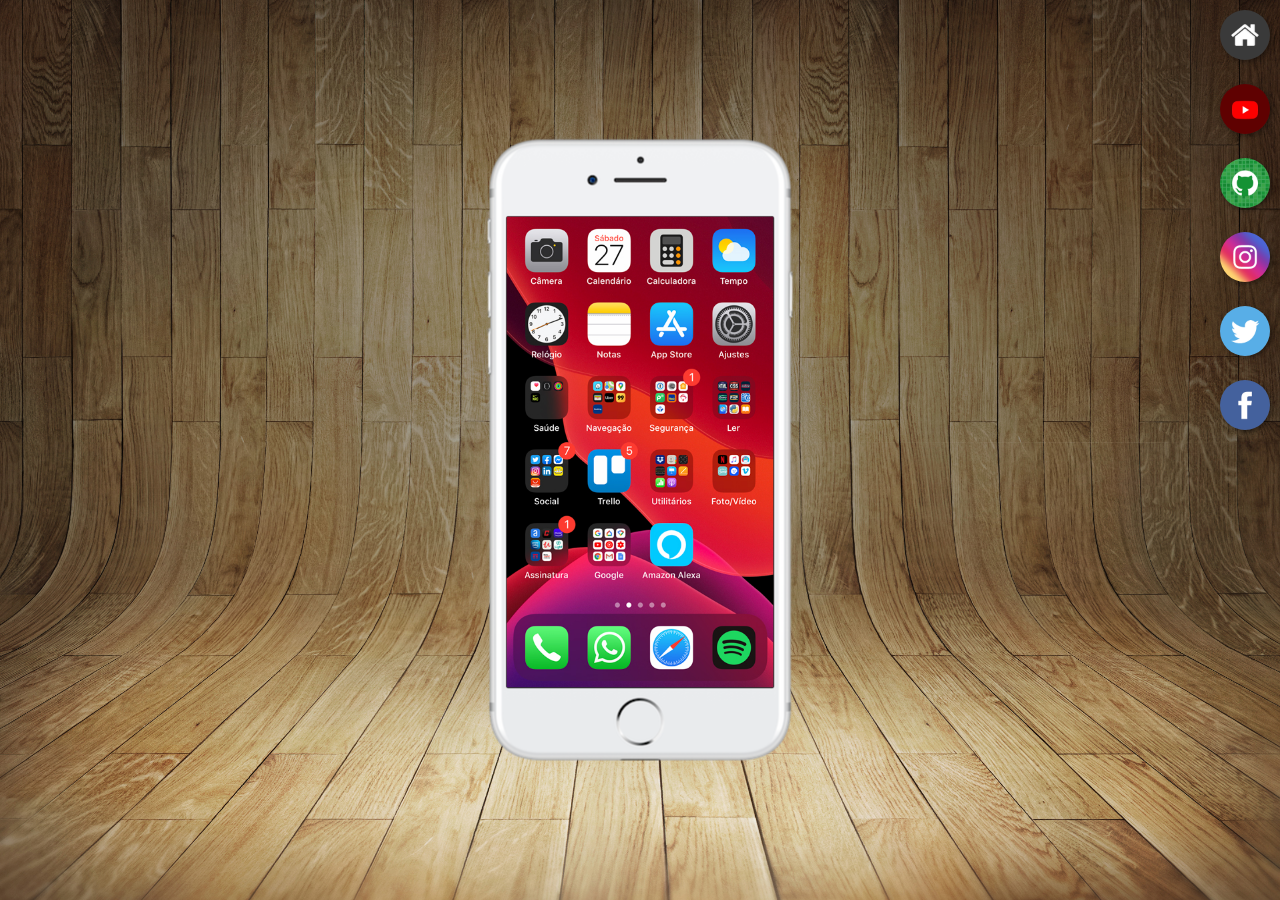
<file: index.html>
<!DOCTYPE html>
<html lang="pt-br">
<head>
    <meta charset="UTF-8">
    <meta name="viewport" content="width=device-width, initial-scale=1.0">
    <title>Projeto Redes Sociais</title>
    <link rel="shortcut icon" href="favicon.ico" type="image/x-icon">
    <link rel="stylesheet" href="estilos/style.css">
</head>
<body>
    <main>
        <section id="telefone">
            <iframe src="home.html" name="tela" id="tela" frameborder="0">
                Seu navegador não é compatível com isso.
            </iframe>
        </section>
        <section id="redes-sociais">
            <a href="home.html" target="tela"><img src="imagens/logo-home.jpg" alt="Home"></a><br>

            <a href="youtube.html" target="tela"><img src="imagens/logo-youtube.jpg" alt="Youtube"></a><br>

            <a href="github.html" target="tela"><img src="imagens/logo-github.jpg" alt="GitHub"></a><br>

            <a href="instagram.html" target="tela"><img src="imagens/logo-instagram.jpg" alt="Instagram"></a><br>

            <a href="twitter.html" target="tela"><img src="imagens/logo-twitter.jpg" alt="Twitter"></a><br>

            <a href="facebook.html" target="tela"><img src="imagens/logo-facebook.jpg" alt="Facebook"></a><br>
        </section>
    </main>
</body>
</html>
</file>
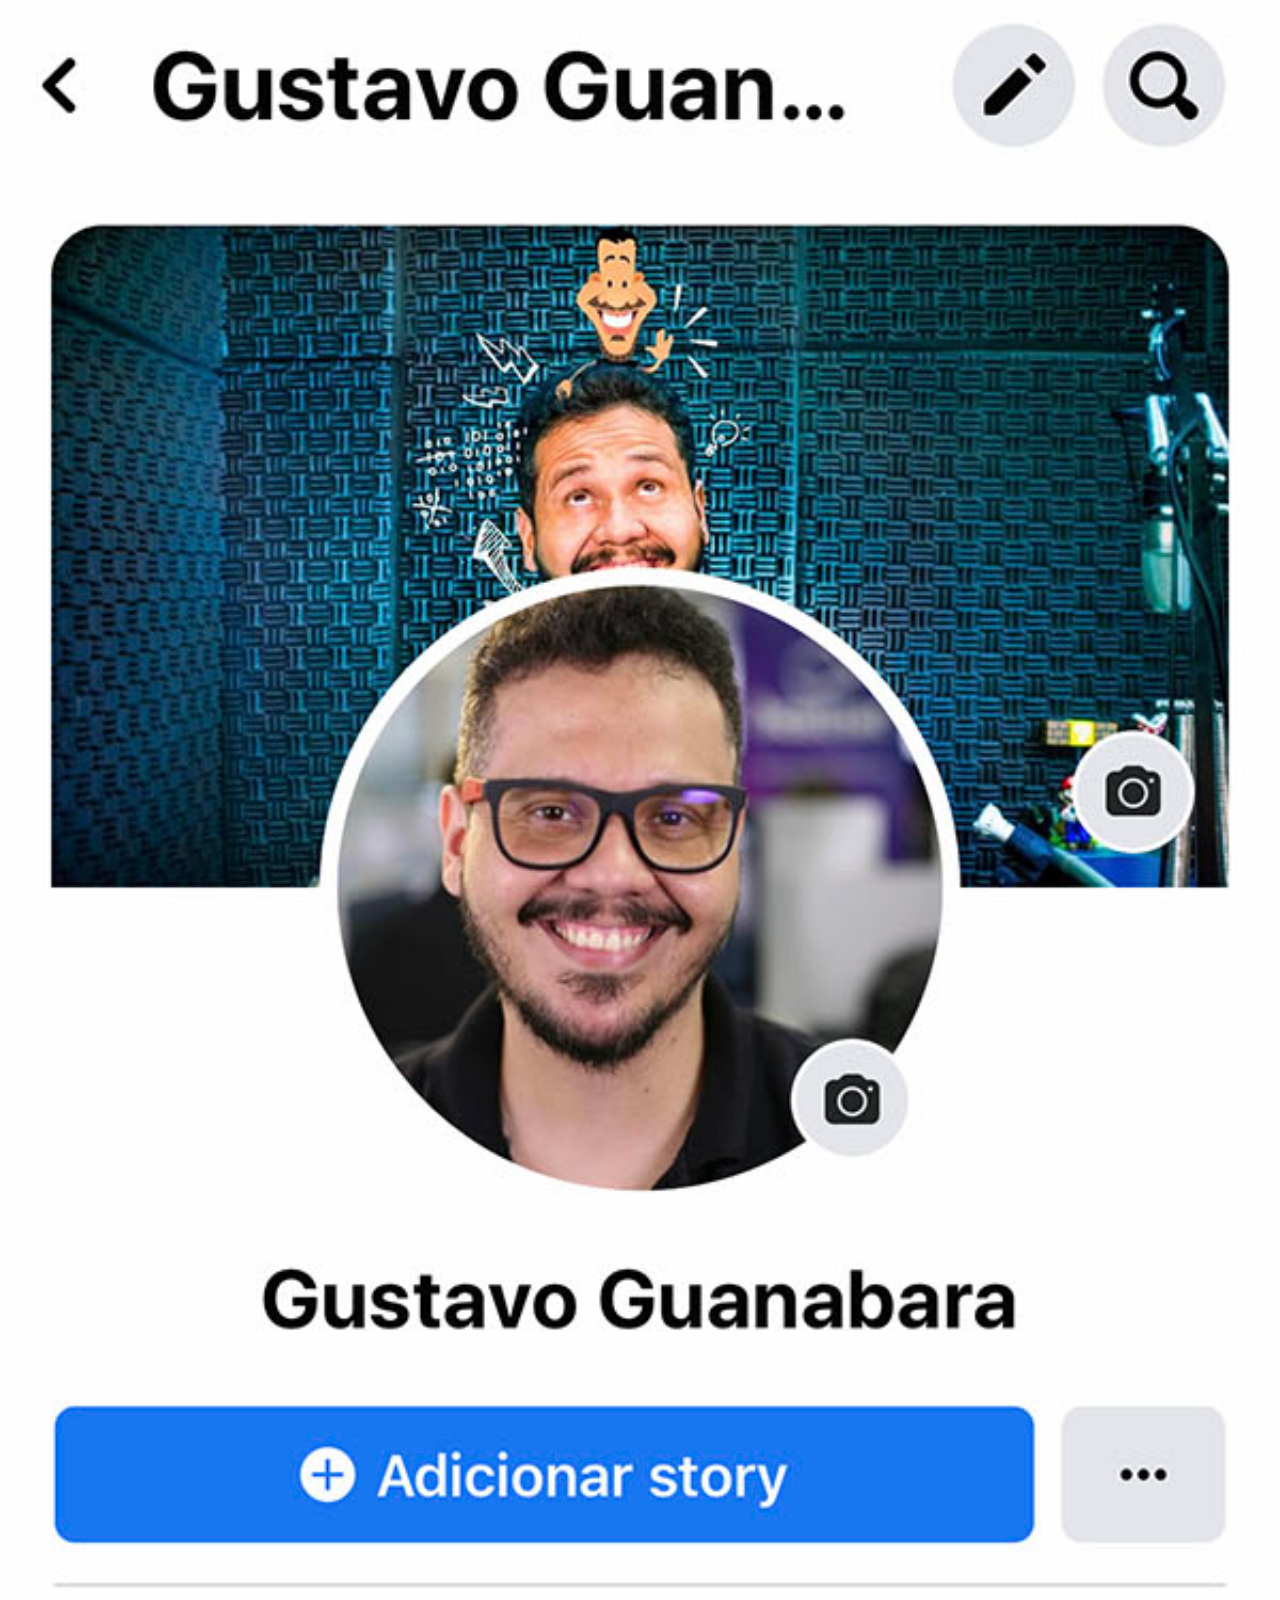
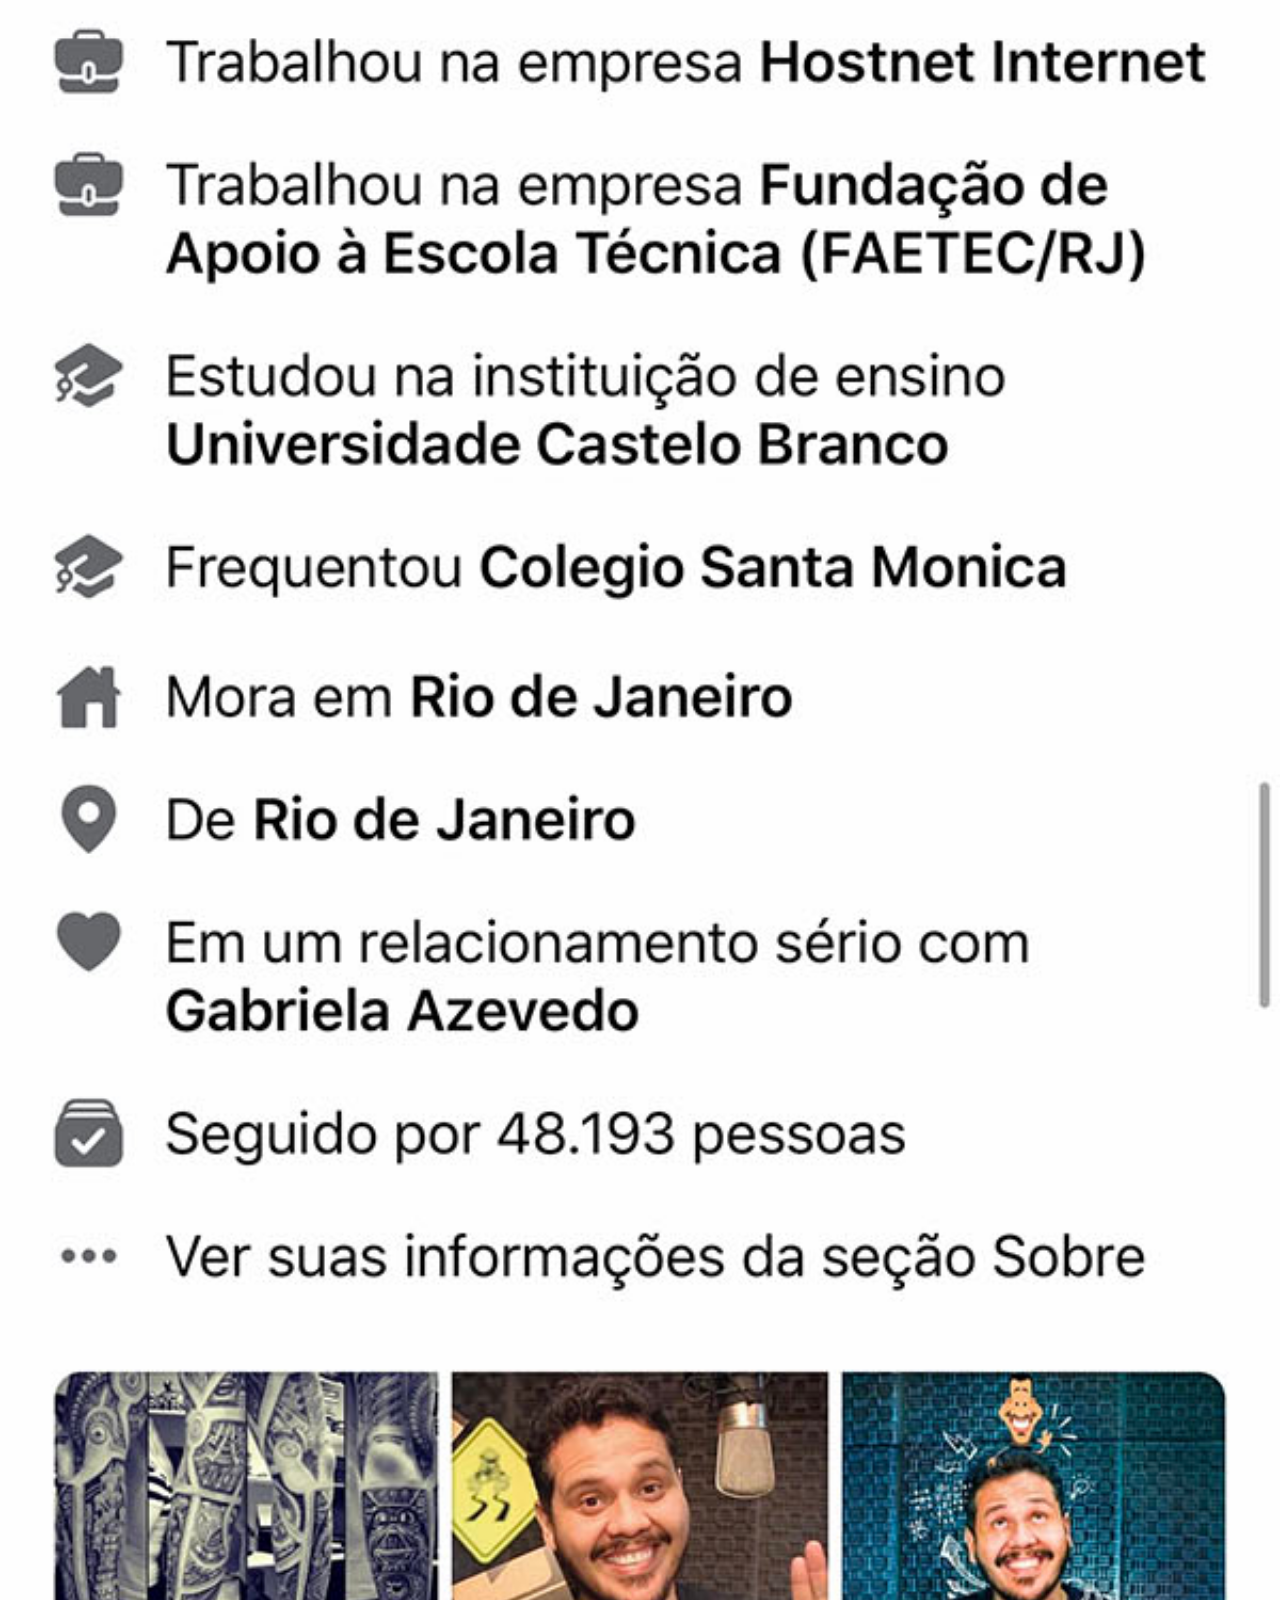
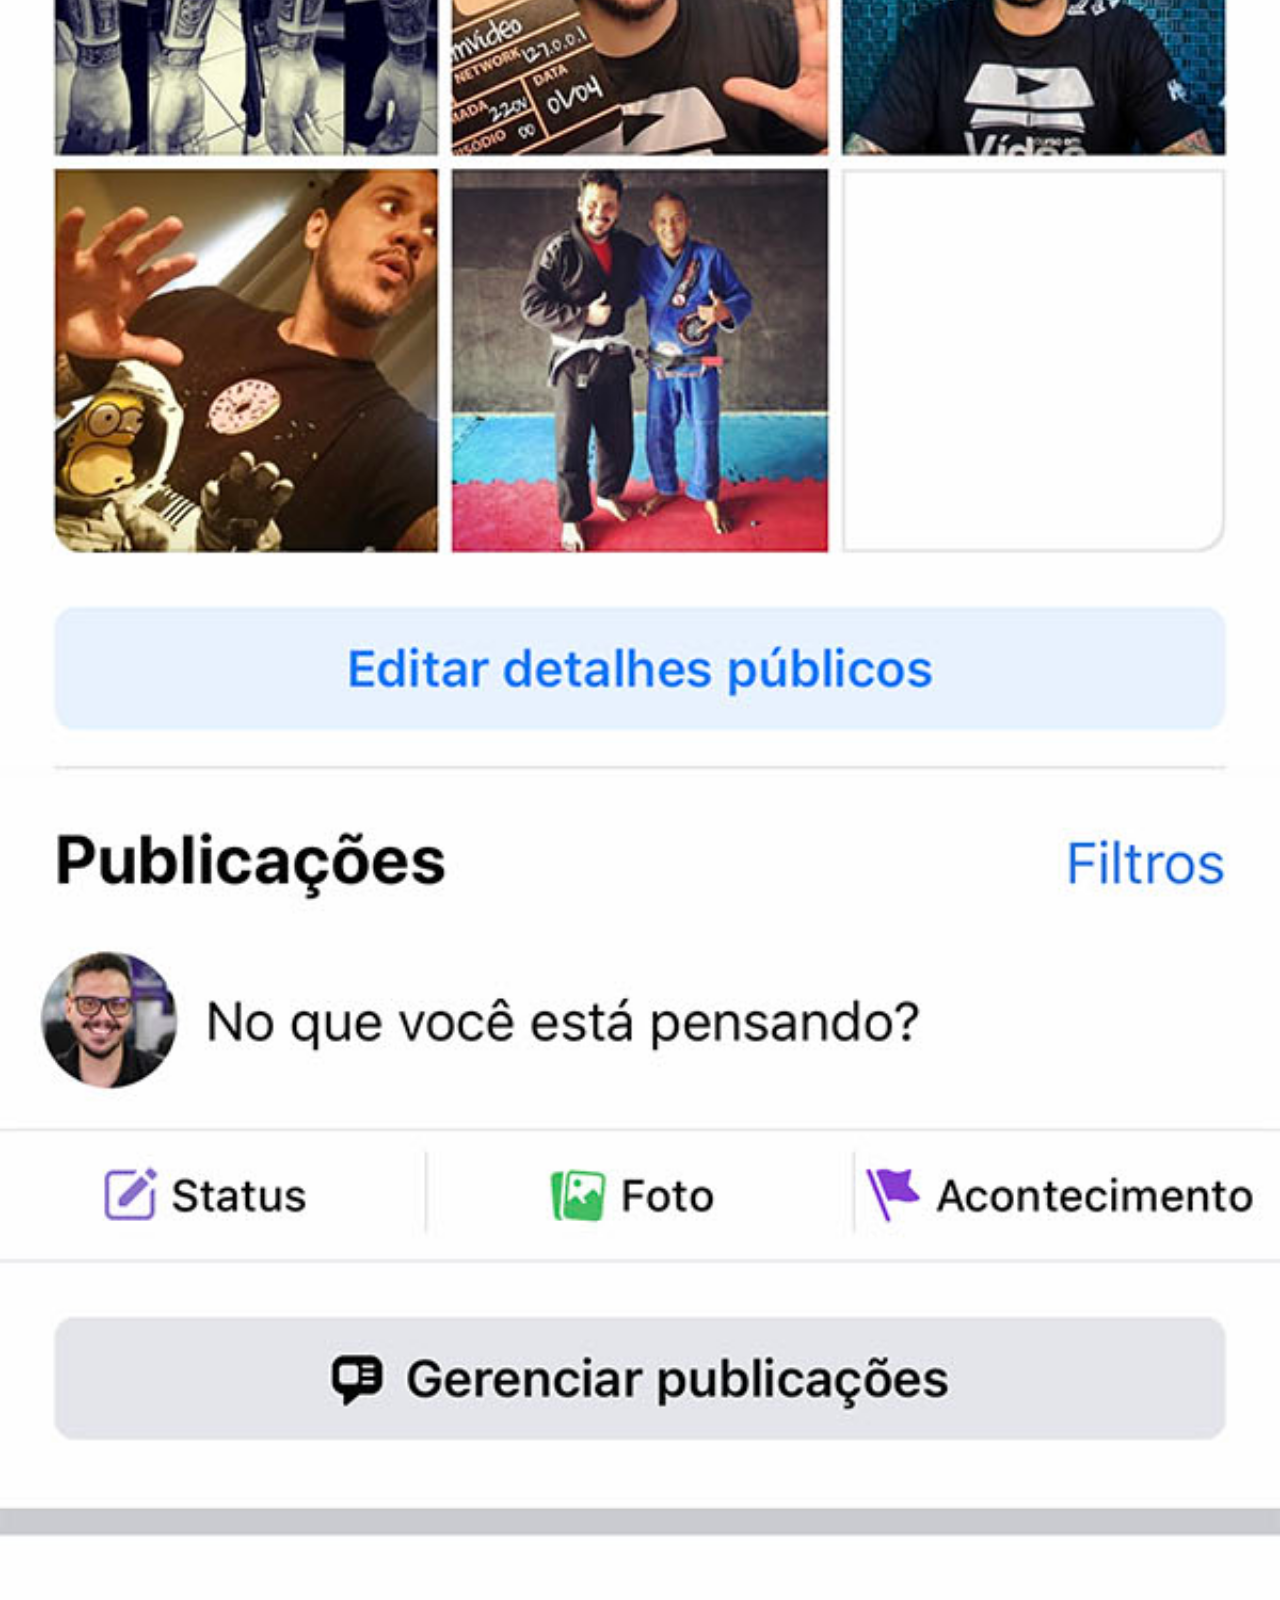
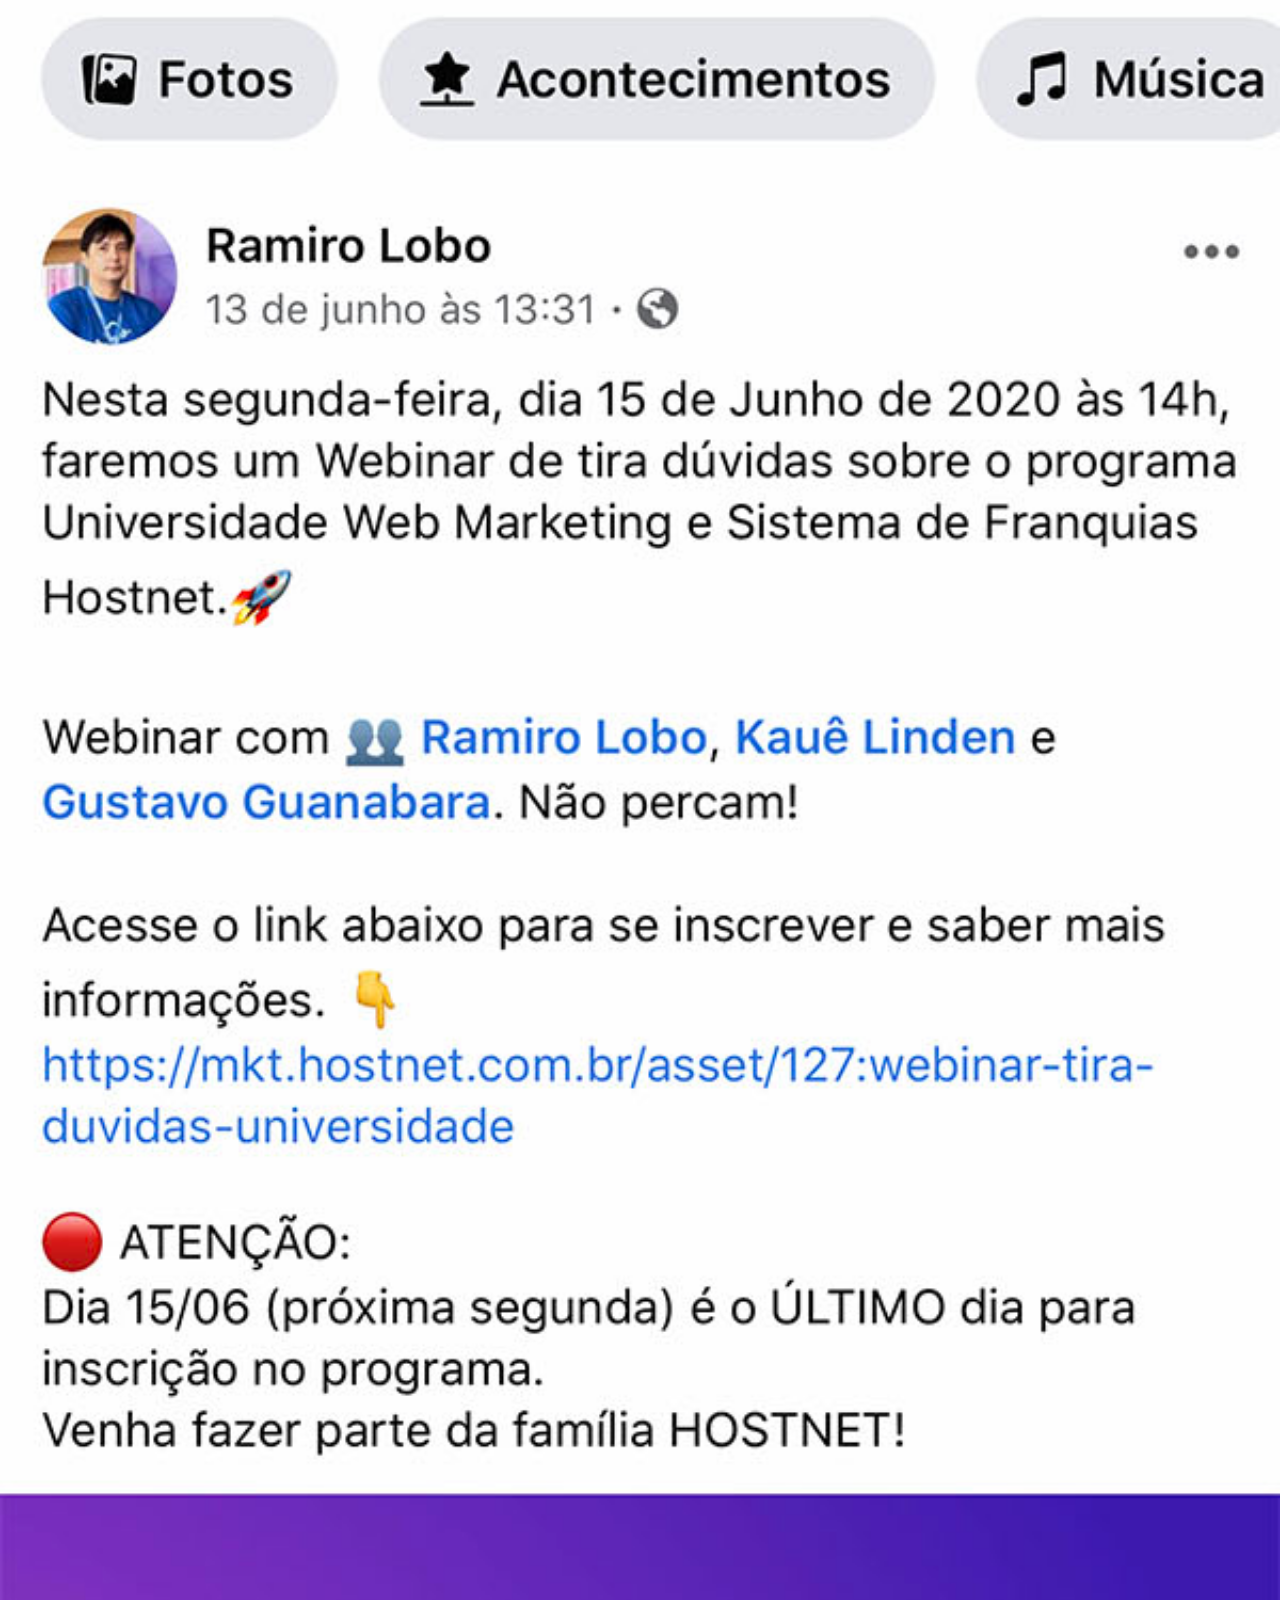
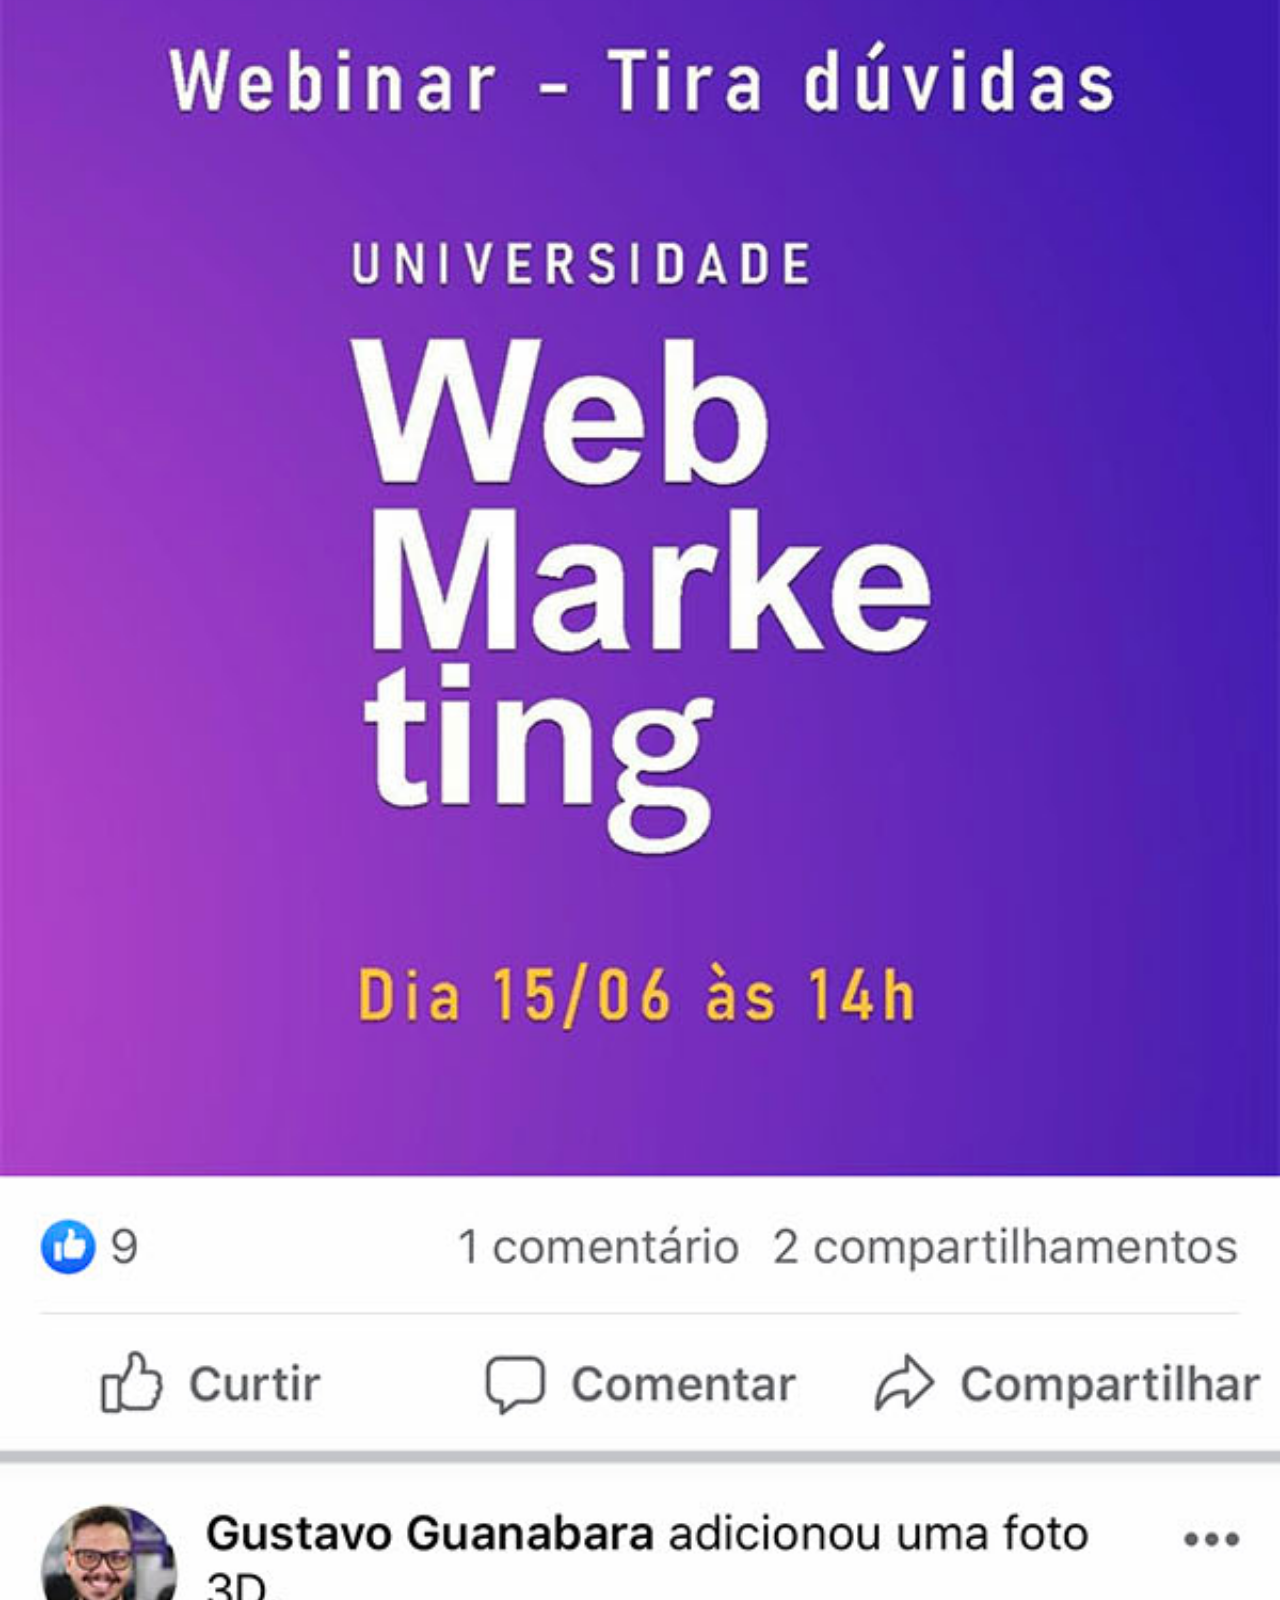
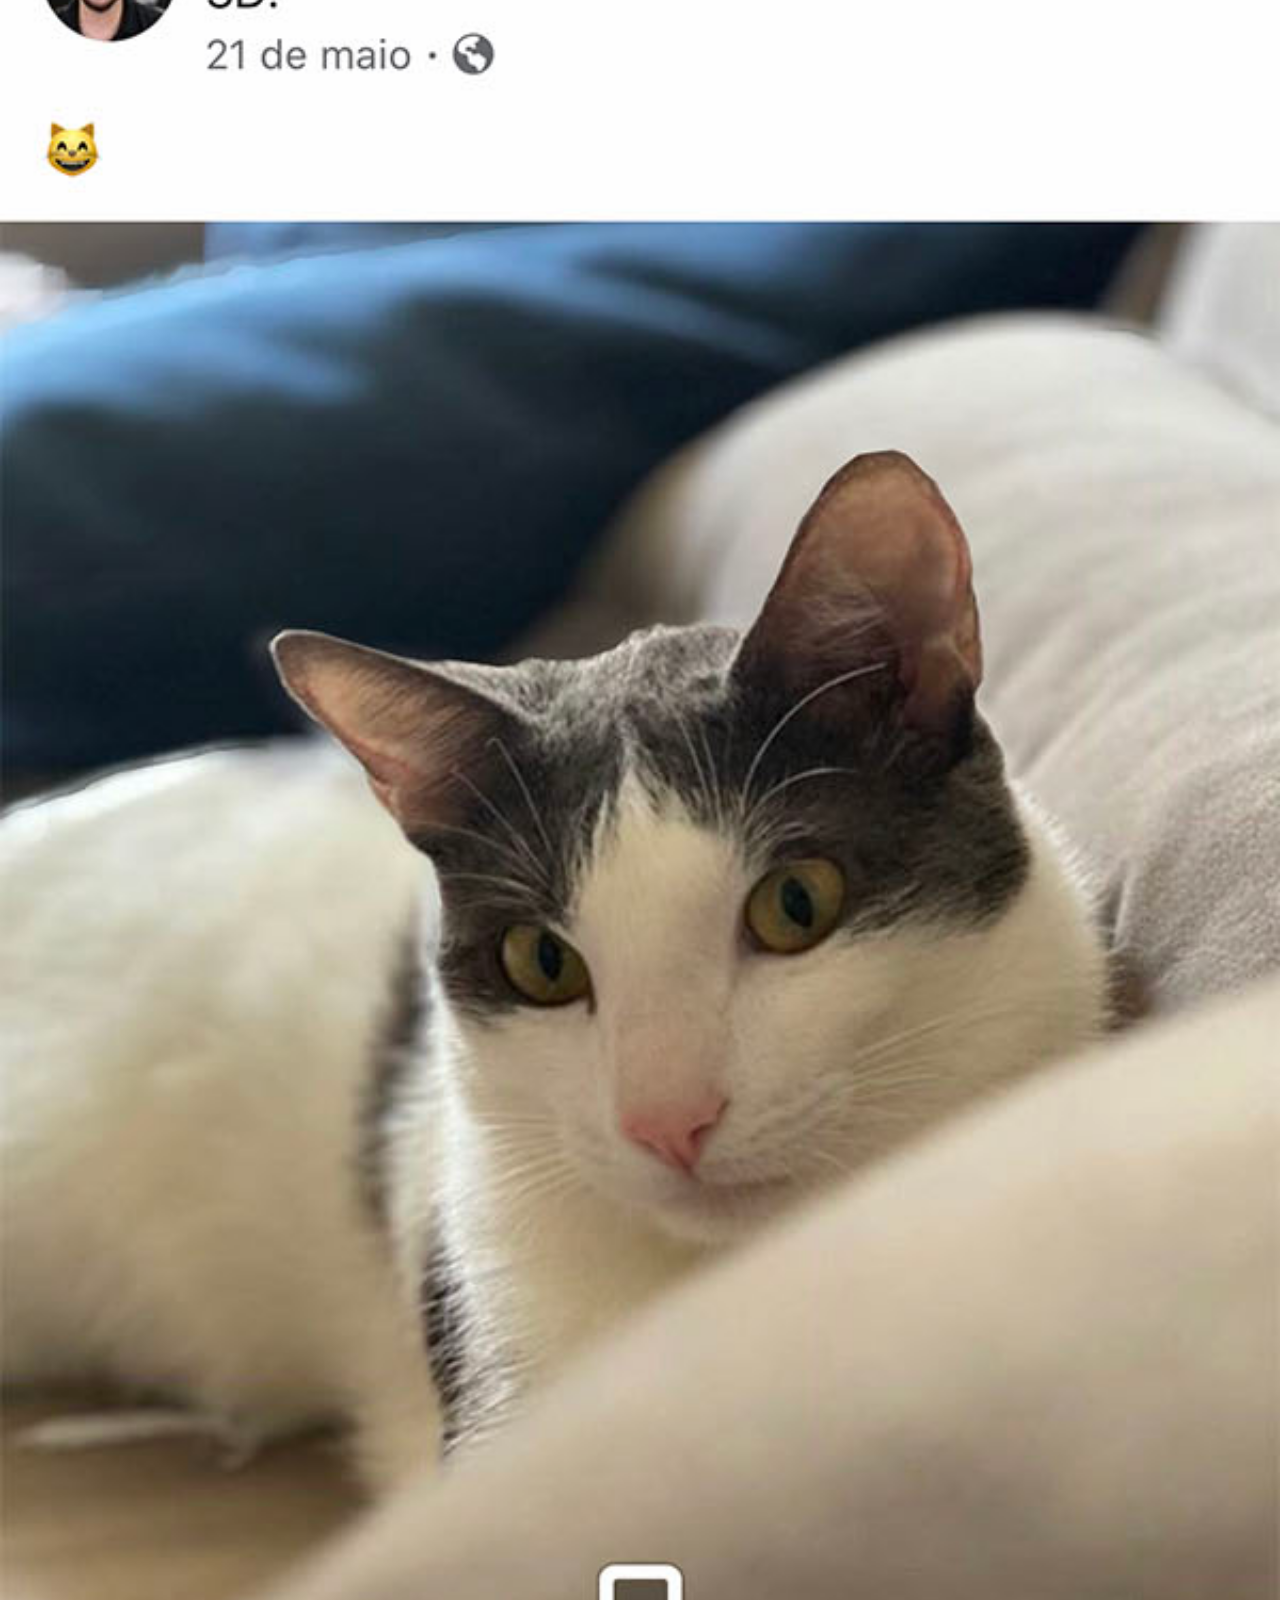
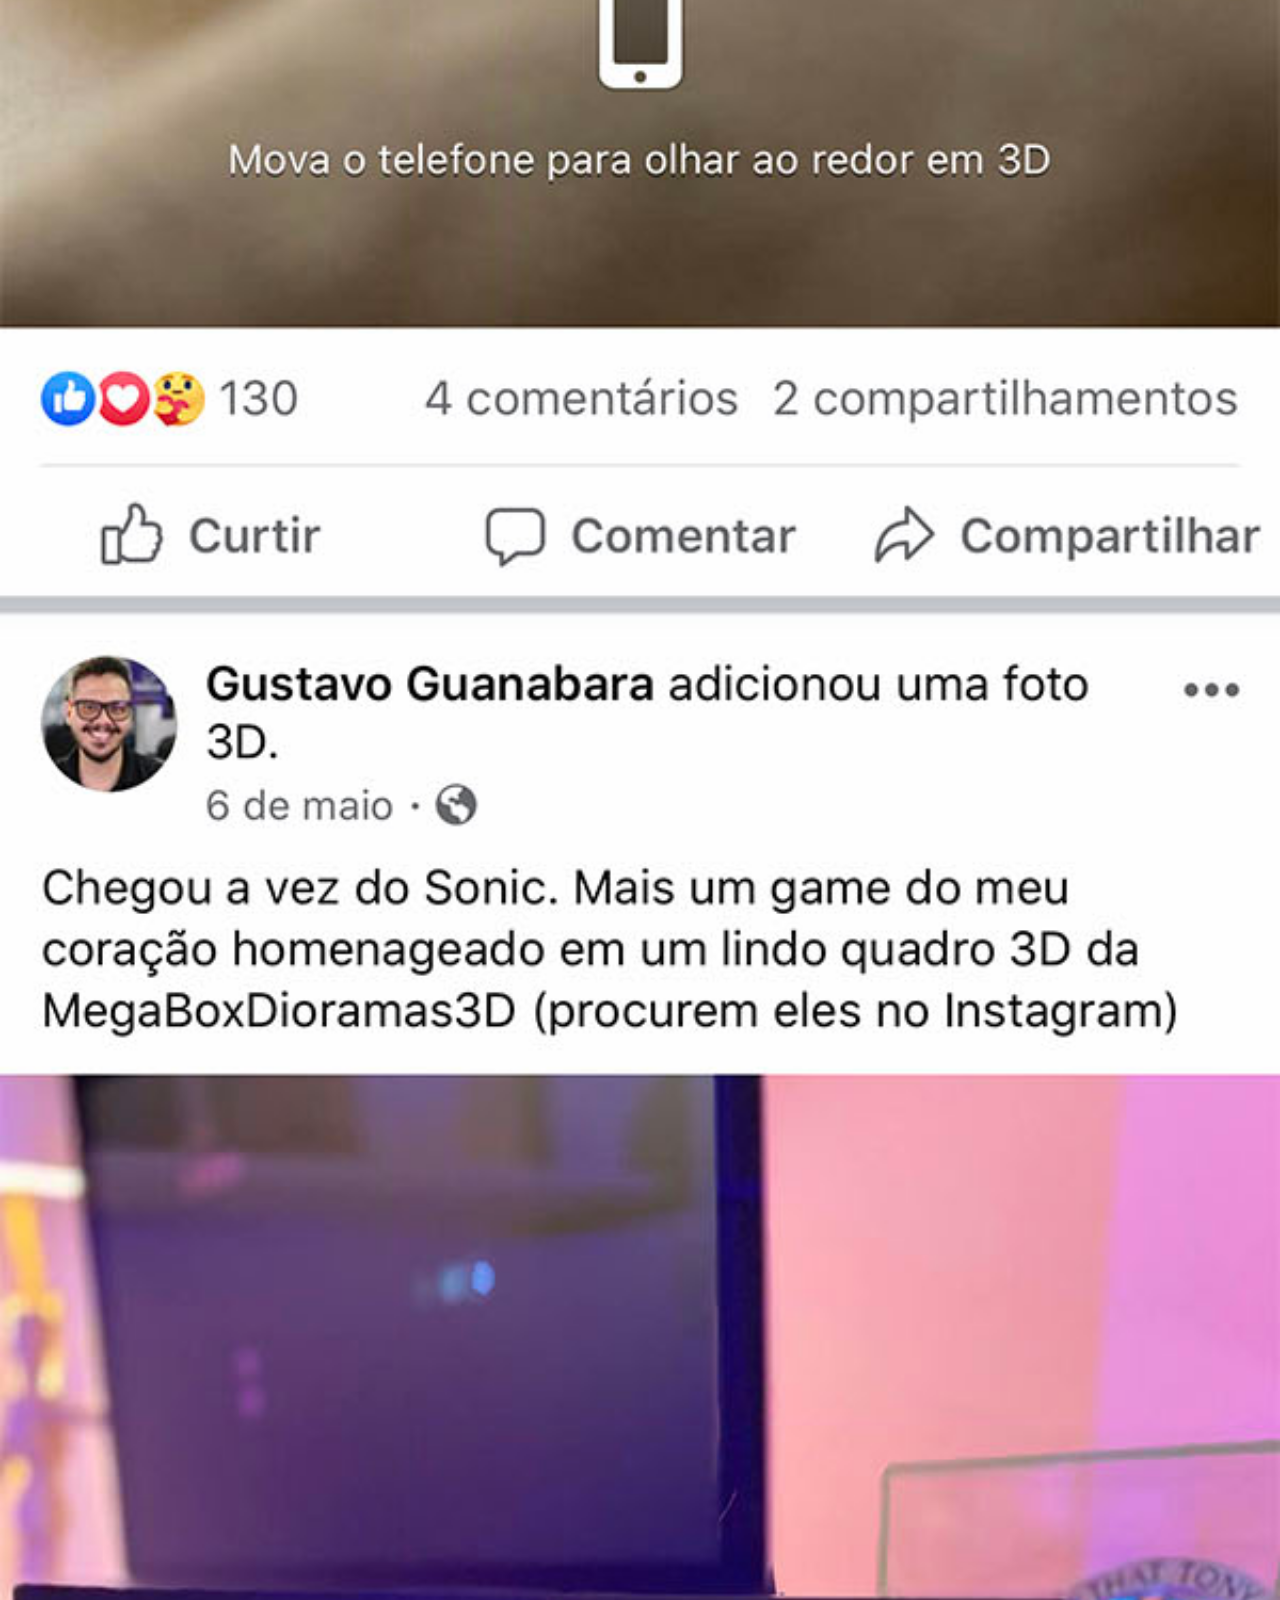
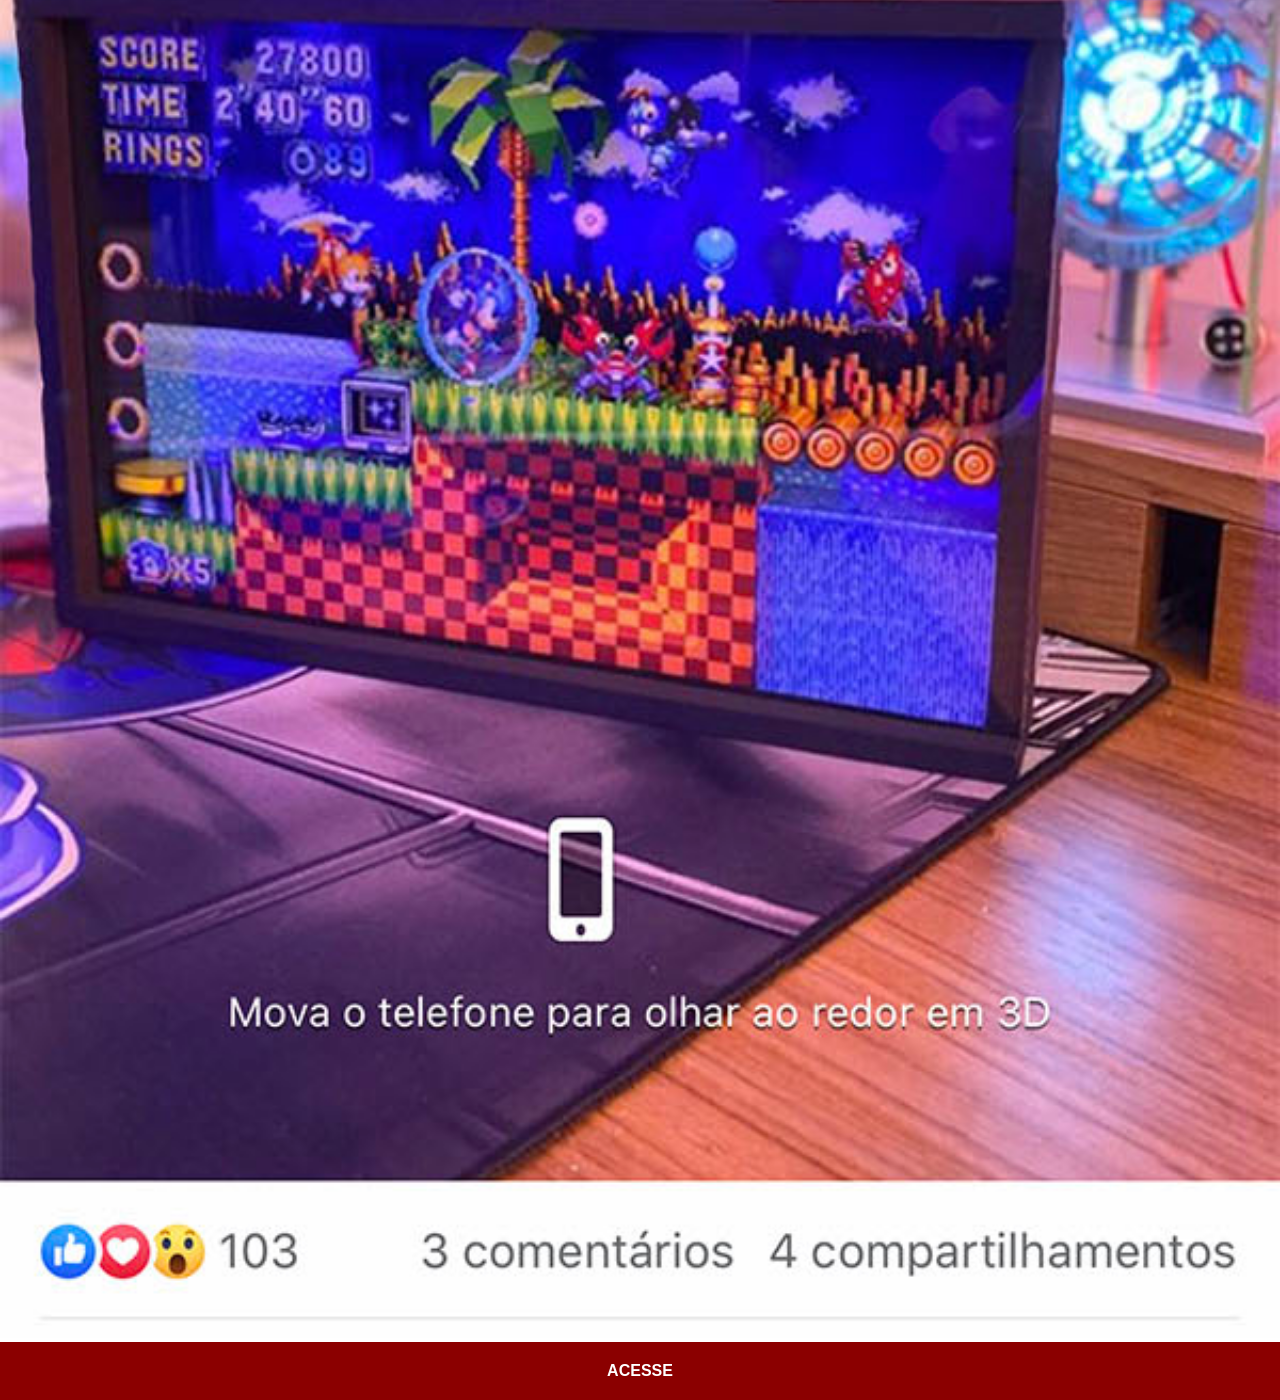
<file: facebook.html>
<!DOCTYPE html>
<html lang="pt-br">
<head>
    <meta charset="UTF-8">
    <meta name="viewport" content="width=device-width, initial-scale=1.0">
    <title>GitHub</title>
    <link rel="stylesheet" href="estilos/social.css">
</head>
<body>
    <img src="imagens/tela-facebook.jpg" alt="Facebook">
    <a href="https://www.facebook.com/gustavoguanabara/" target="_blank">ACESSE</a>
</body>
</html>
</file>
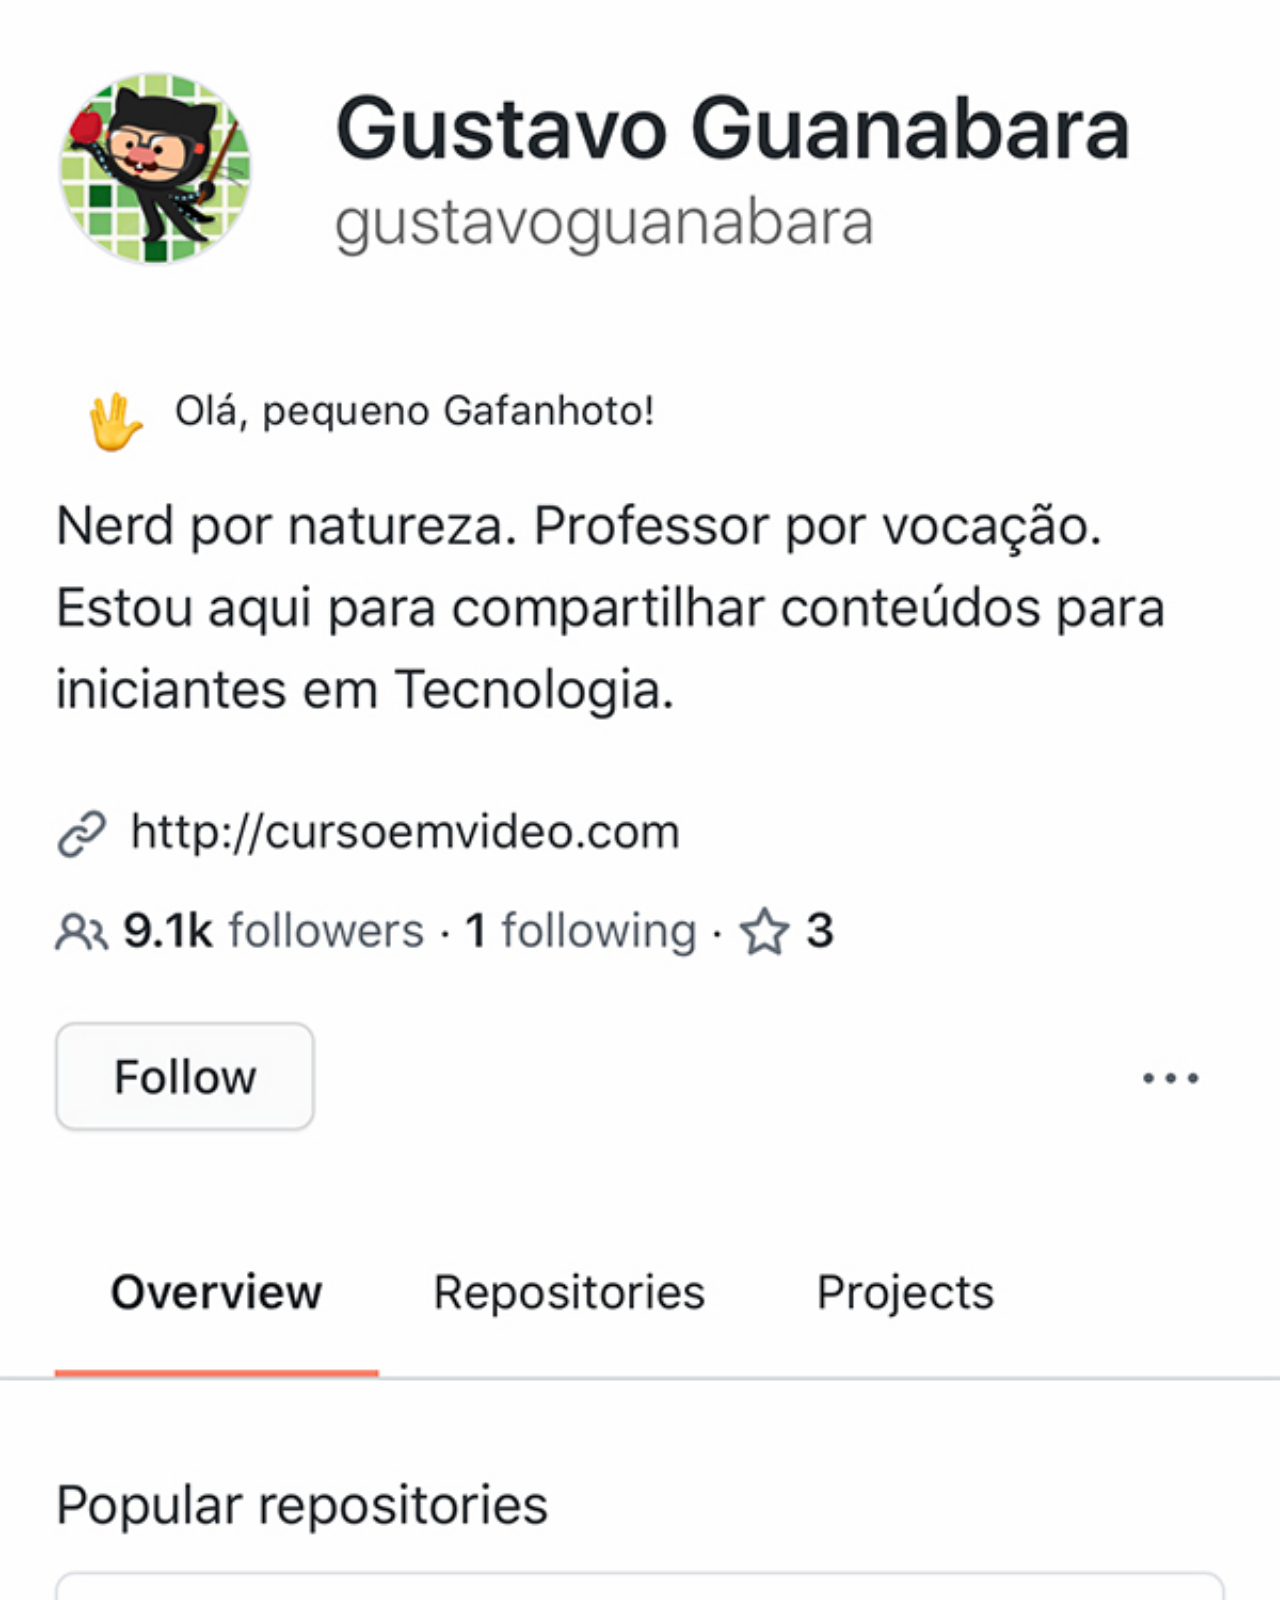
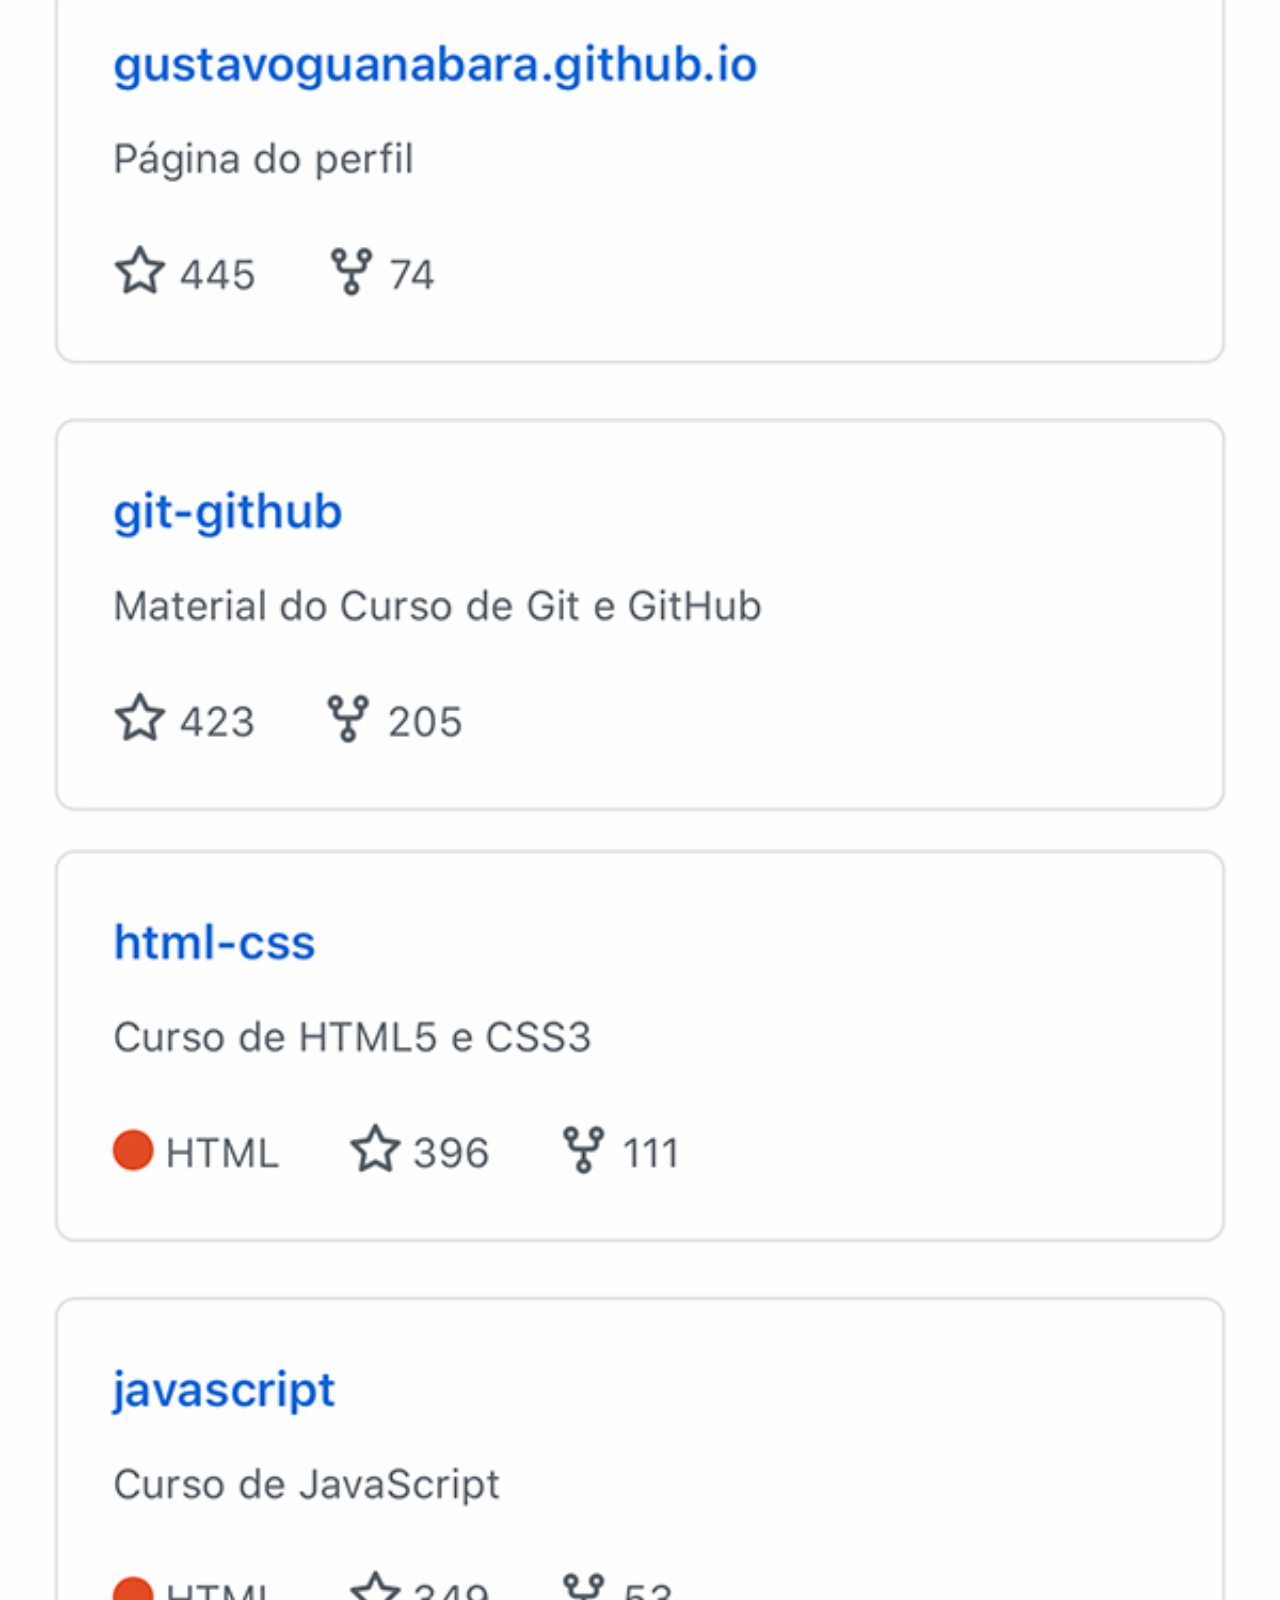
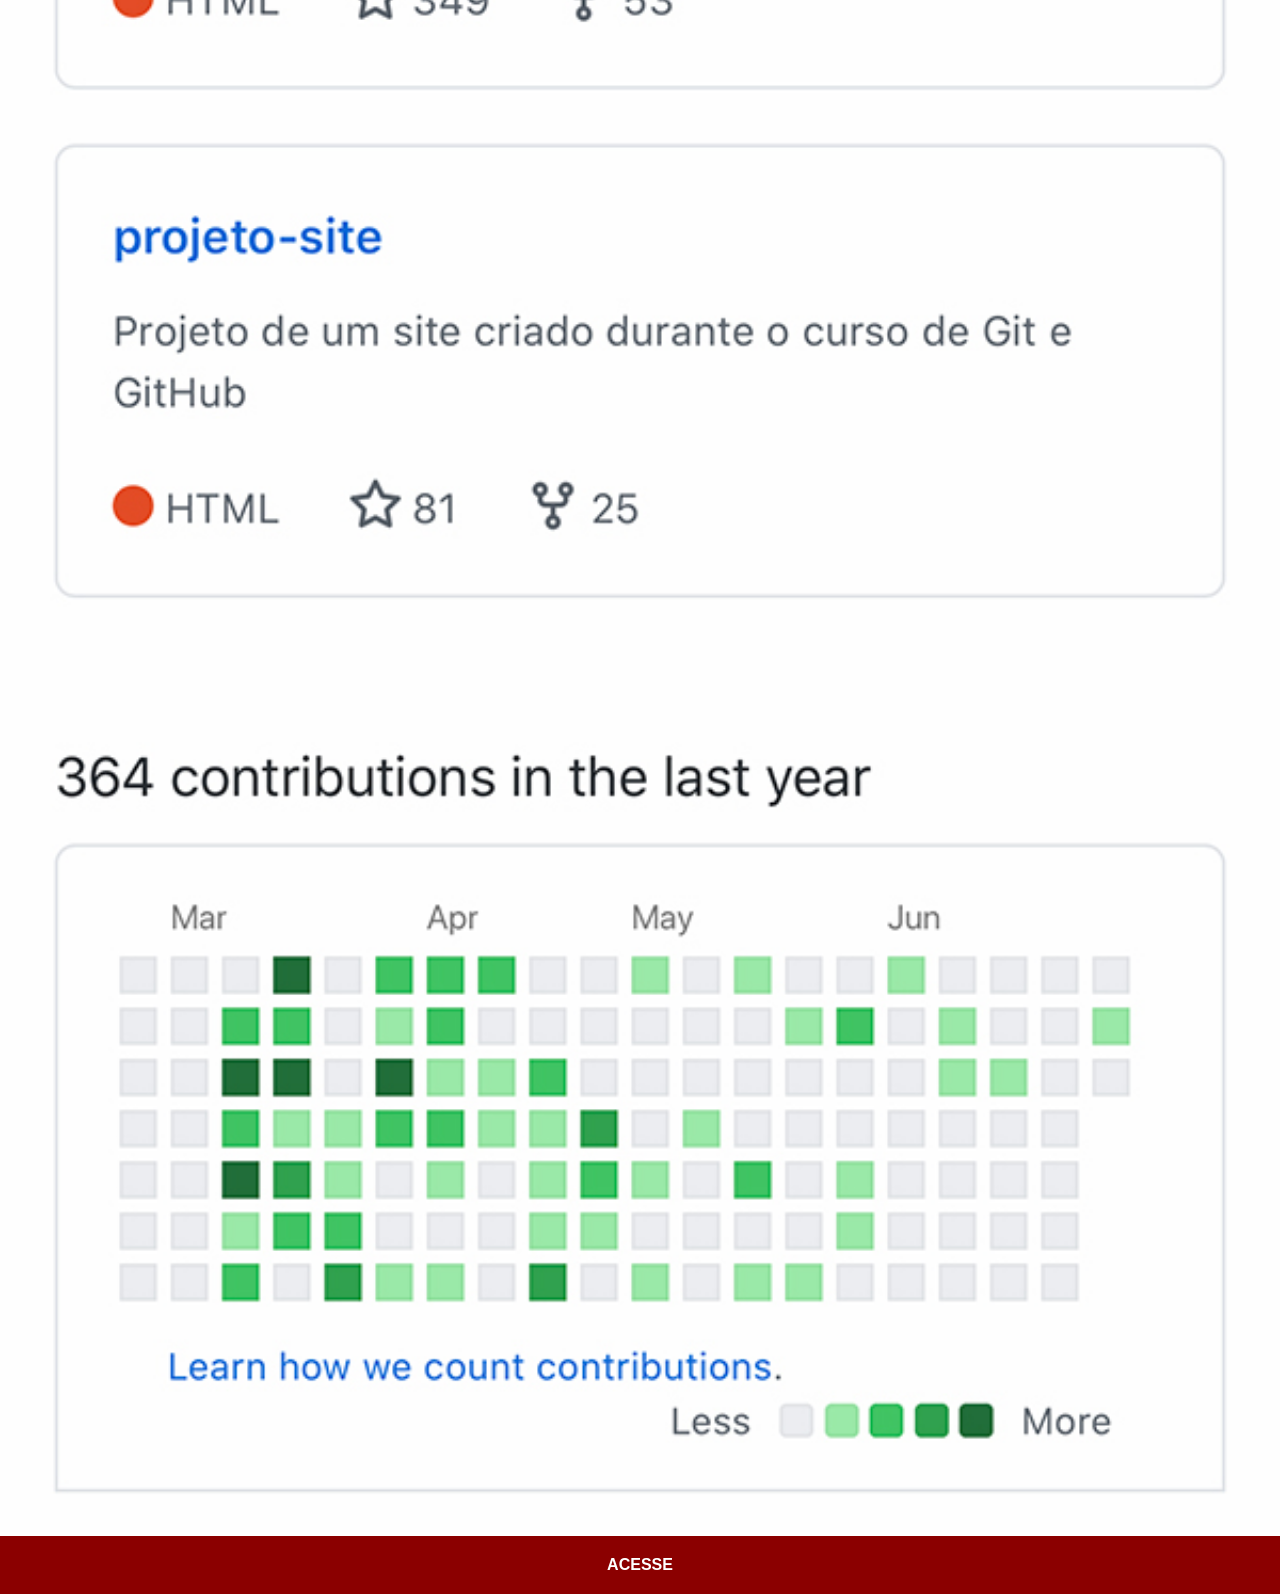
<file: github.html>
<!DOCTYPE html>
<html lang="pt-br">
<head>
    <meta charset="UTF-8">
    <meta name="viewport" content="width=device-width, initial-scale=1.0">
    <title>GitHub</title>
    <link rel="stylesheet" href="estilos/social.css">
</head>
<body>
    <img src="imagens/tela-github.jpg" alt="GitHub">
    <a href="https://github.com/gustavoguanabara/" target="_blank">ACESSE</a>
</body>
</html>
</file>
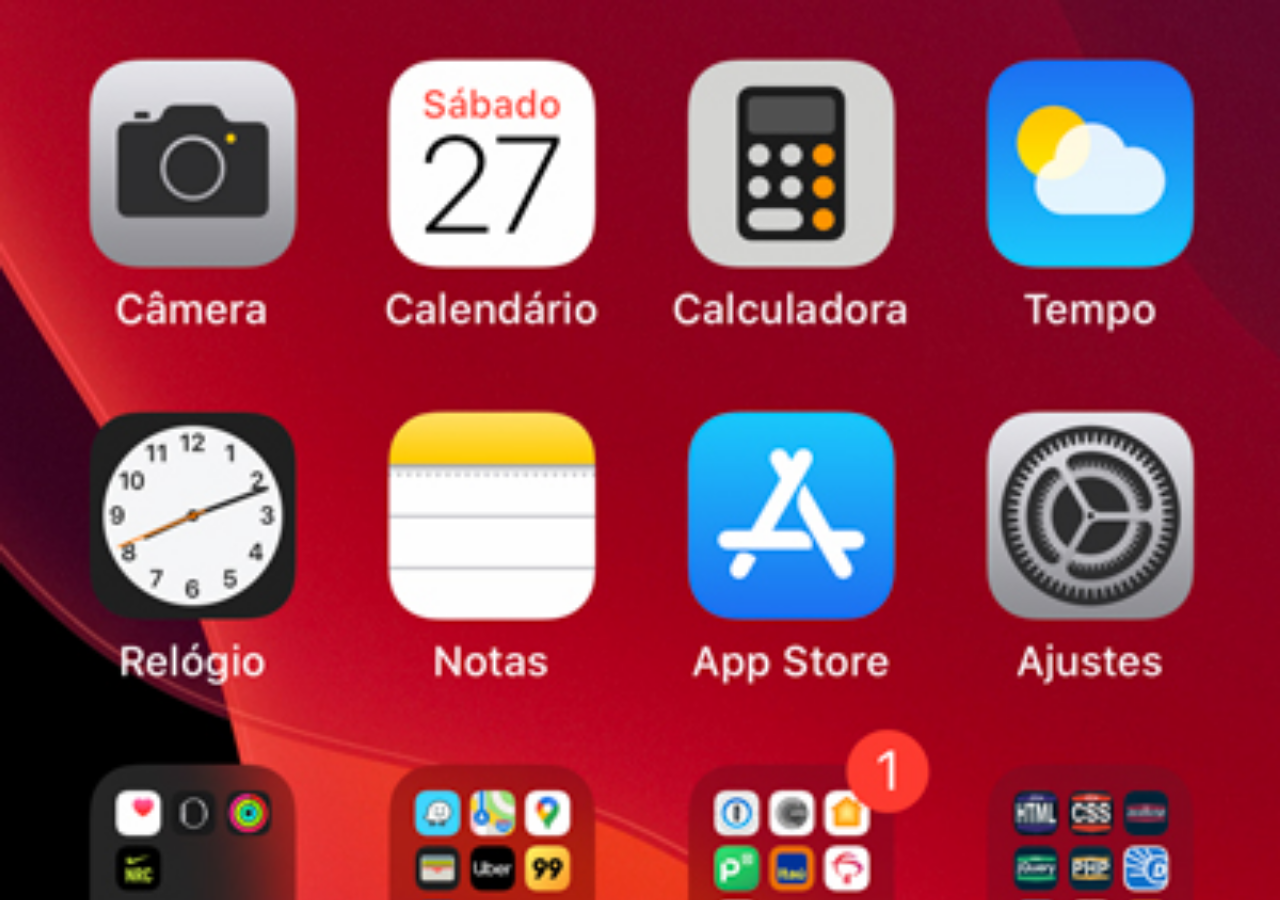
<file: home.html>
<!DOCTYPE html>
<html lang="pt-br">
<head>
    <meta charset="UTF-8">
    <meta name="viewport" content="width=device-width, initial-scale=1.0">
    <title>Home</title>
    <style>
        * {
            margin: 0px;
            padding: 0px;
        }

        body {
            width: 100vw;
            height: 100vh;
            background: black url(imagens/tela-home.jpg) no-repeat top center;
            background-size: cover;
        }
    </style>
</head>
<body>
    
</body>
</html>
</file>
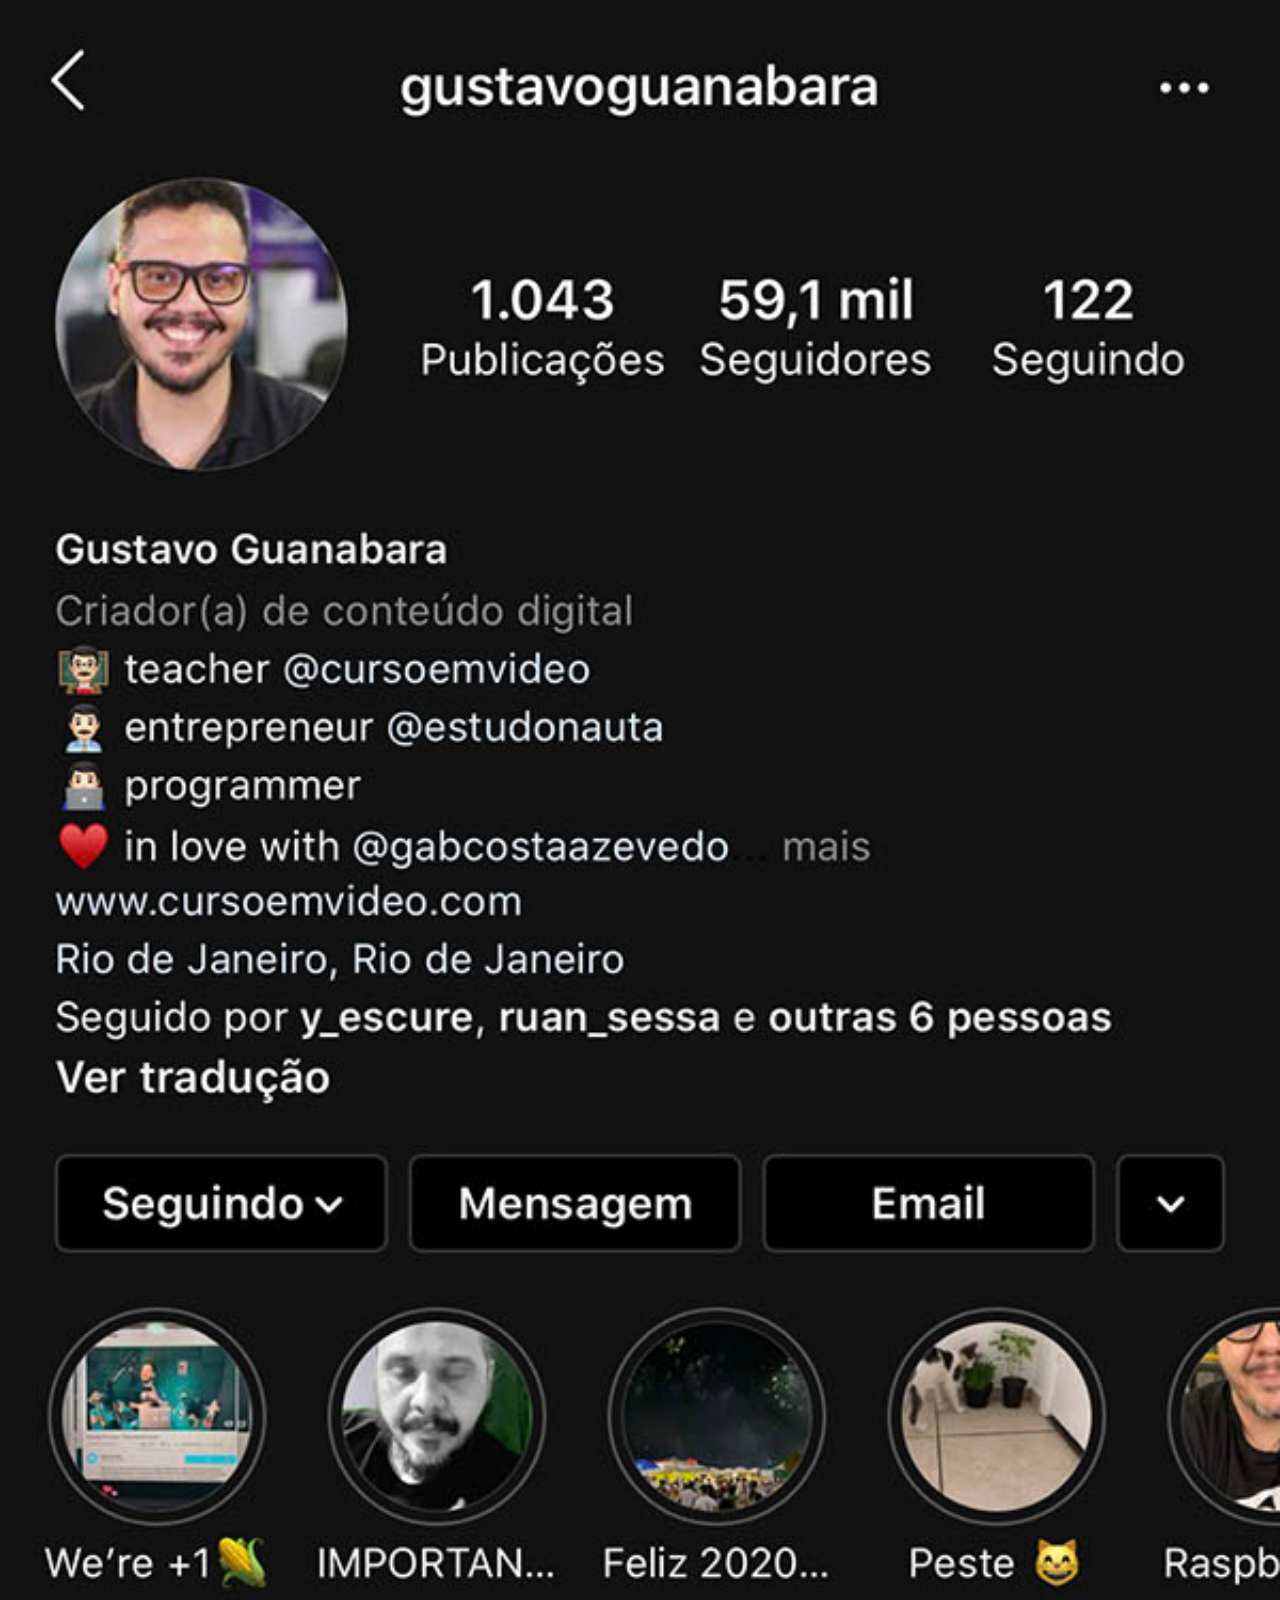
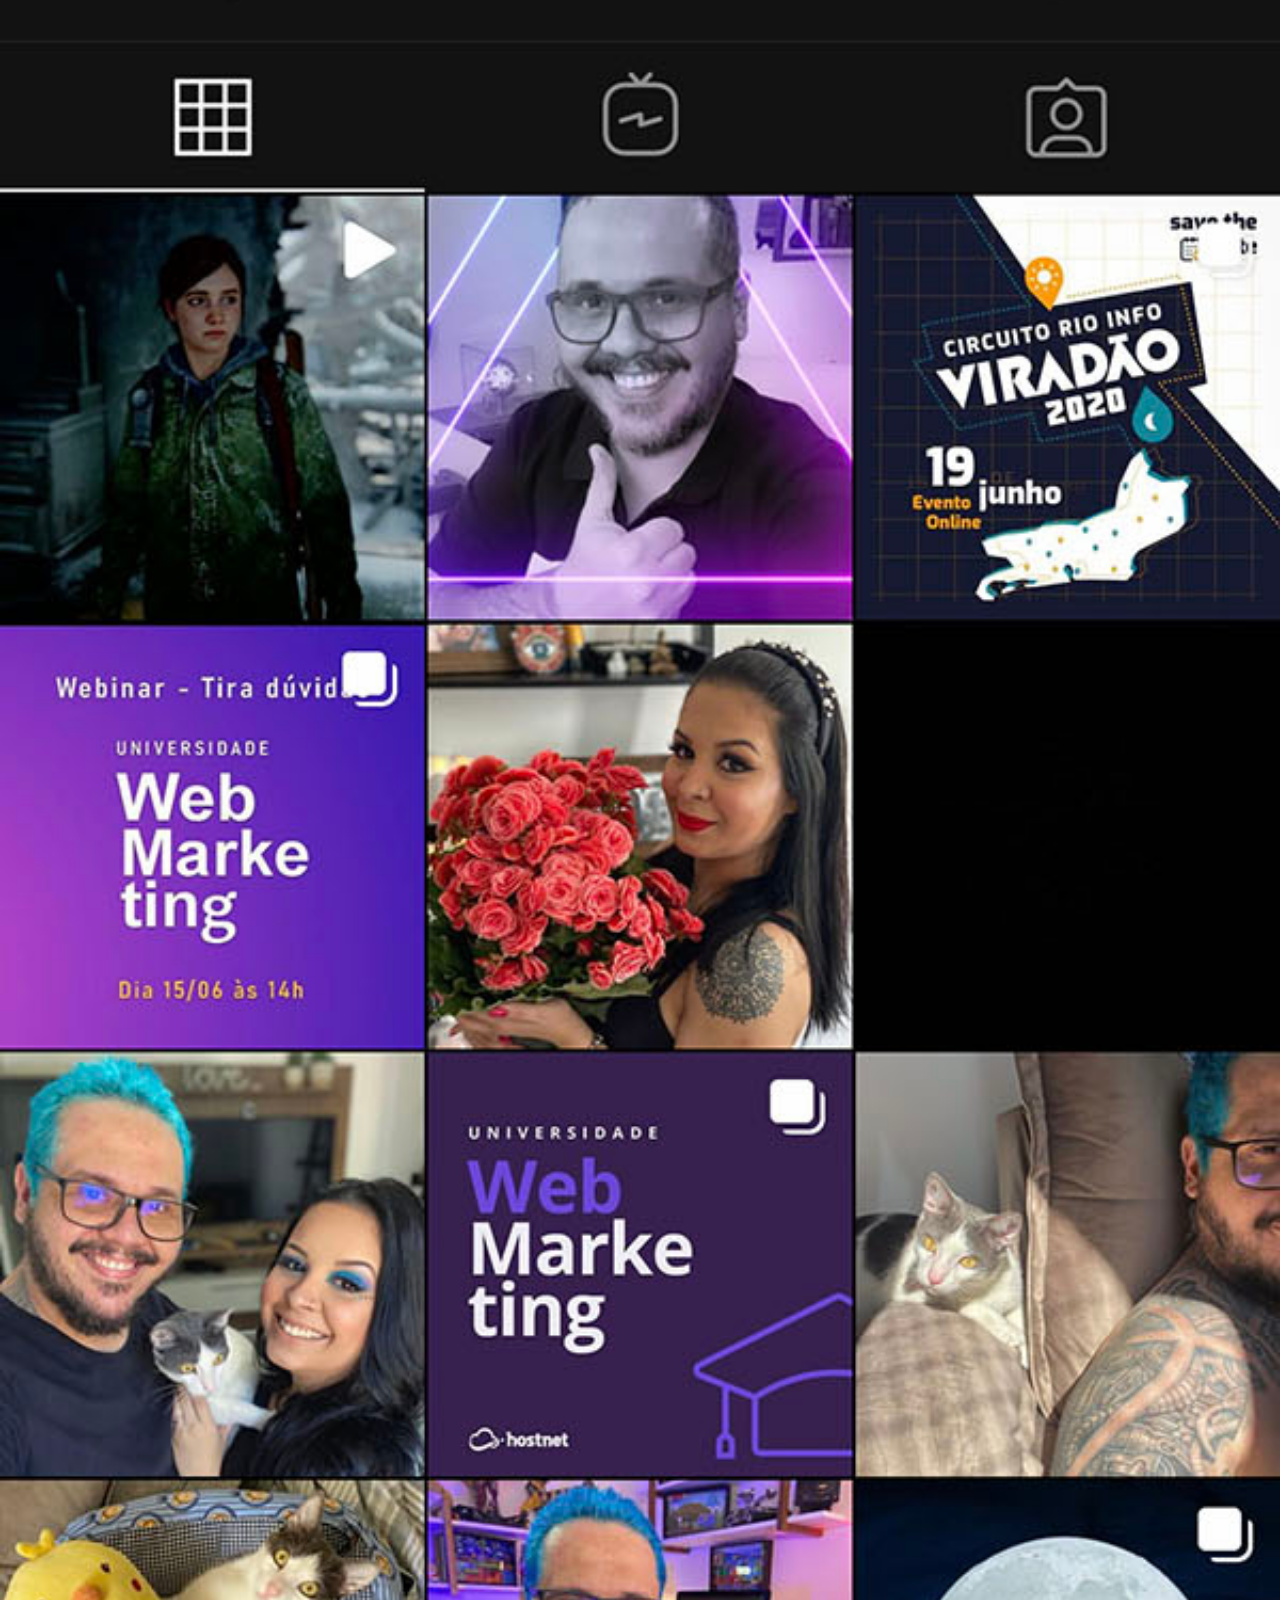
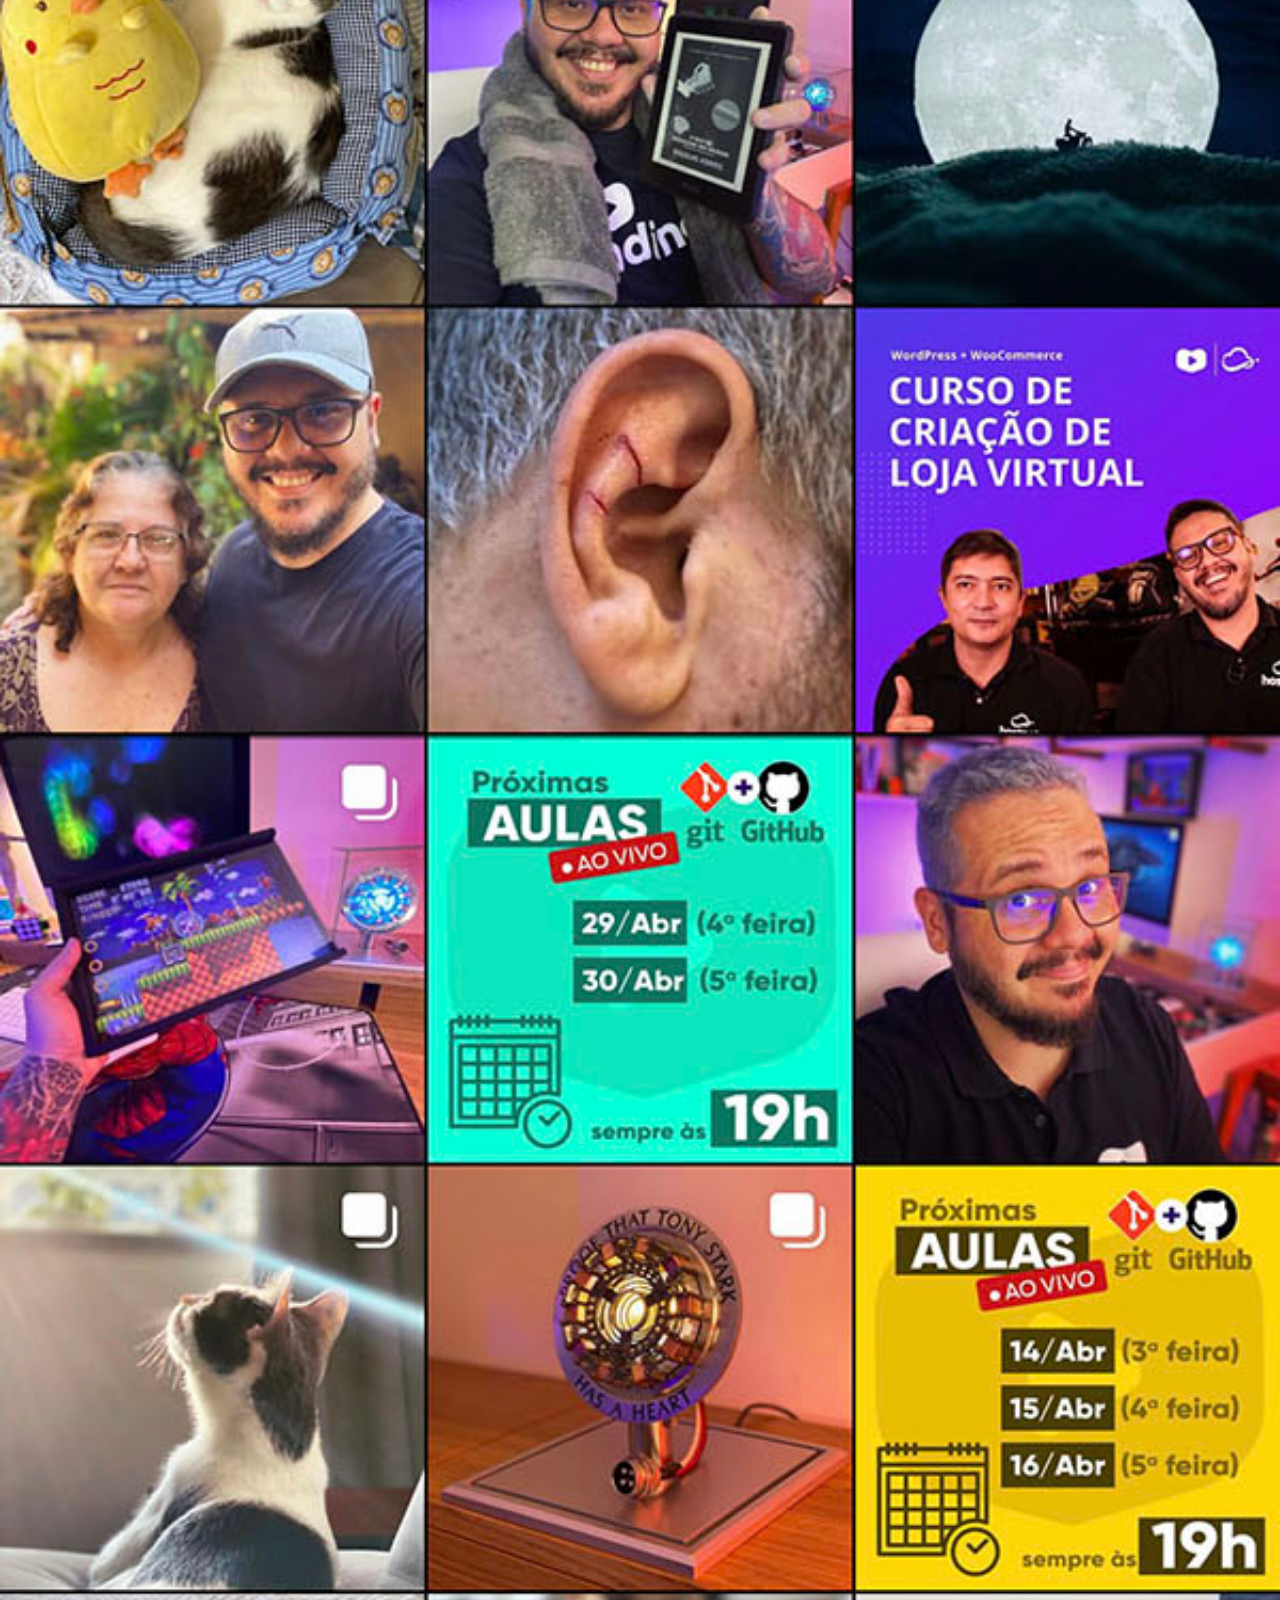
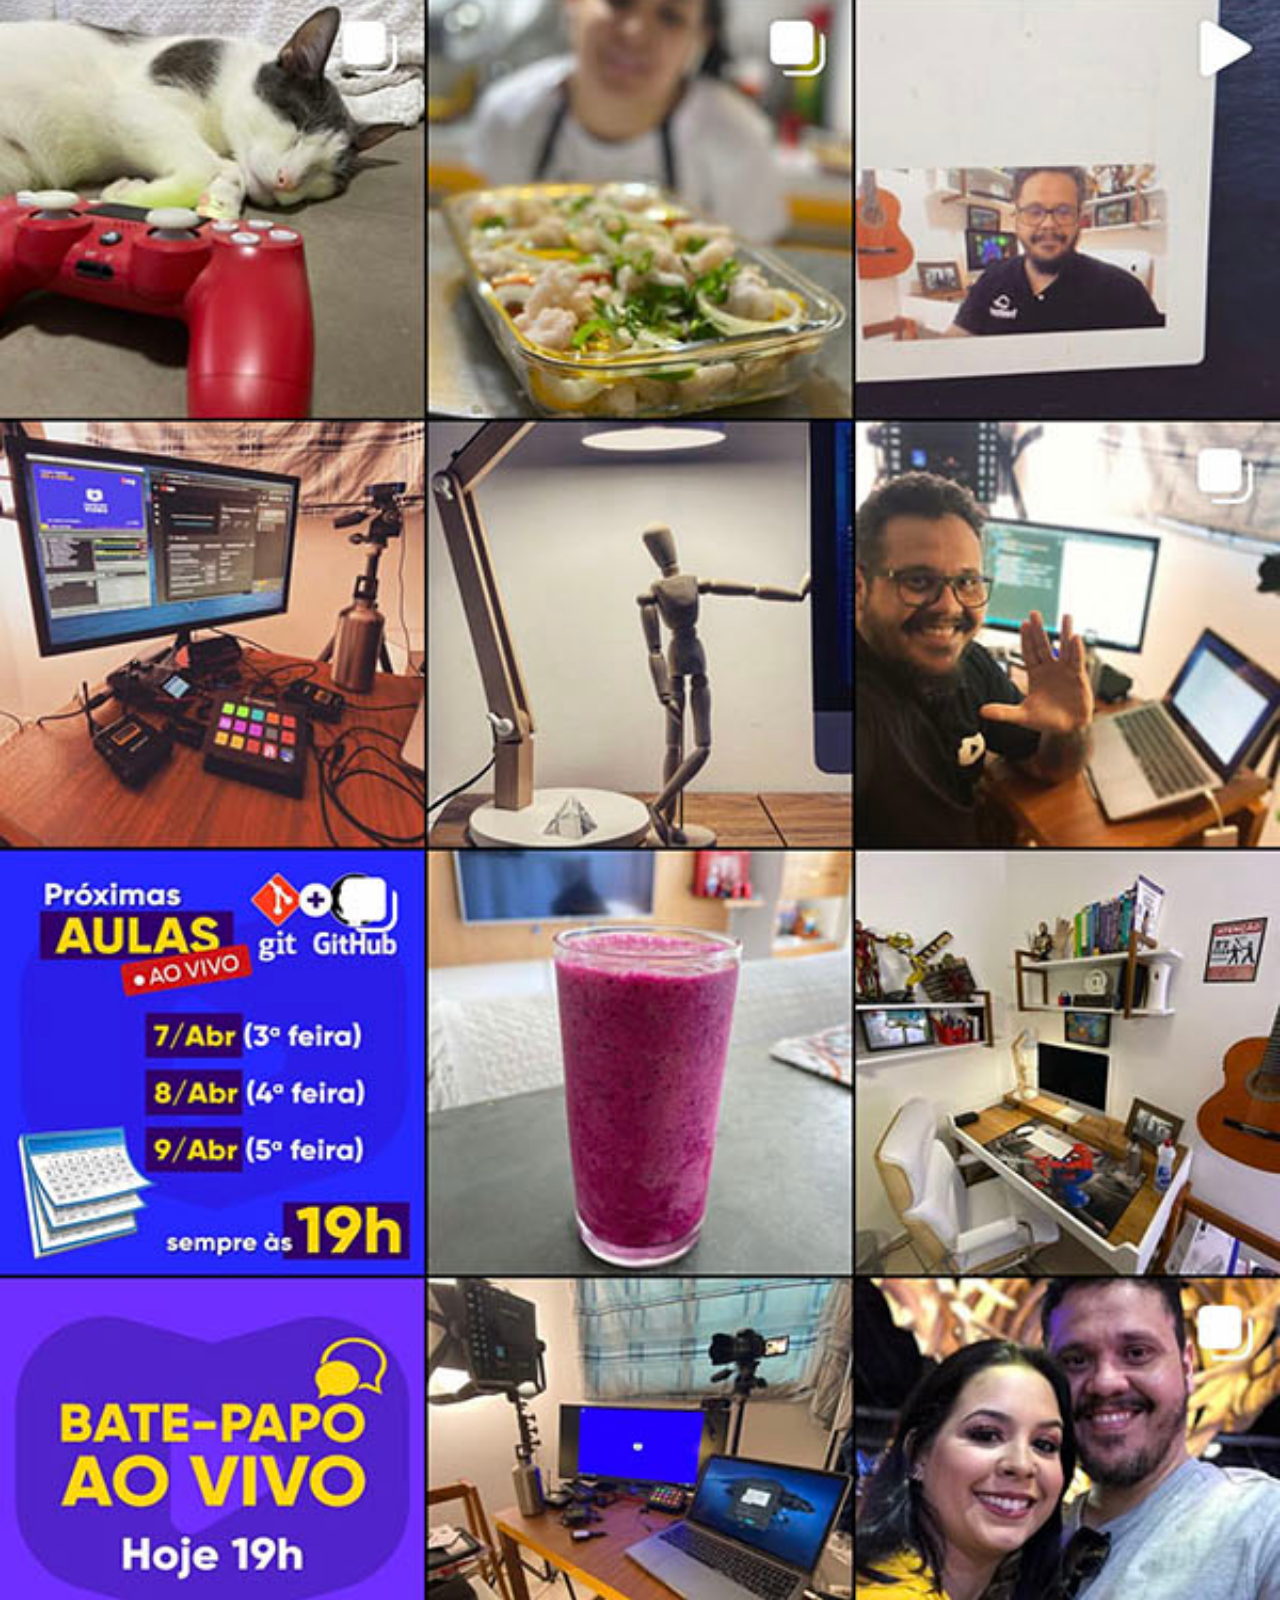
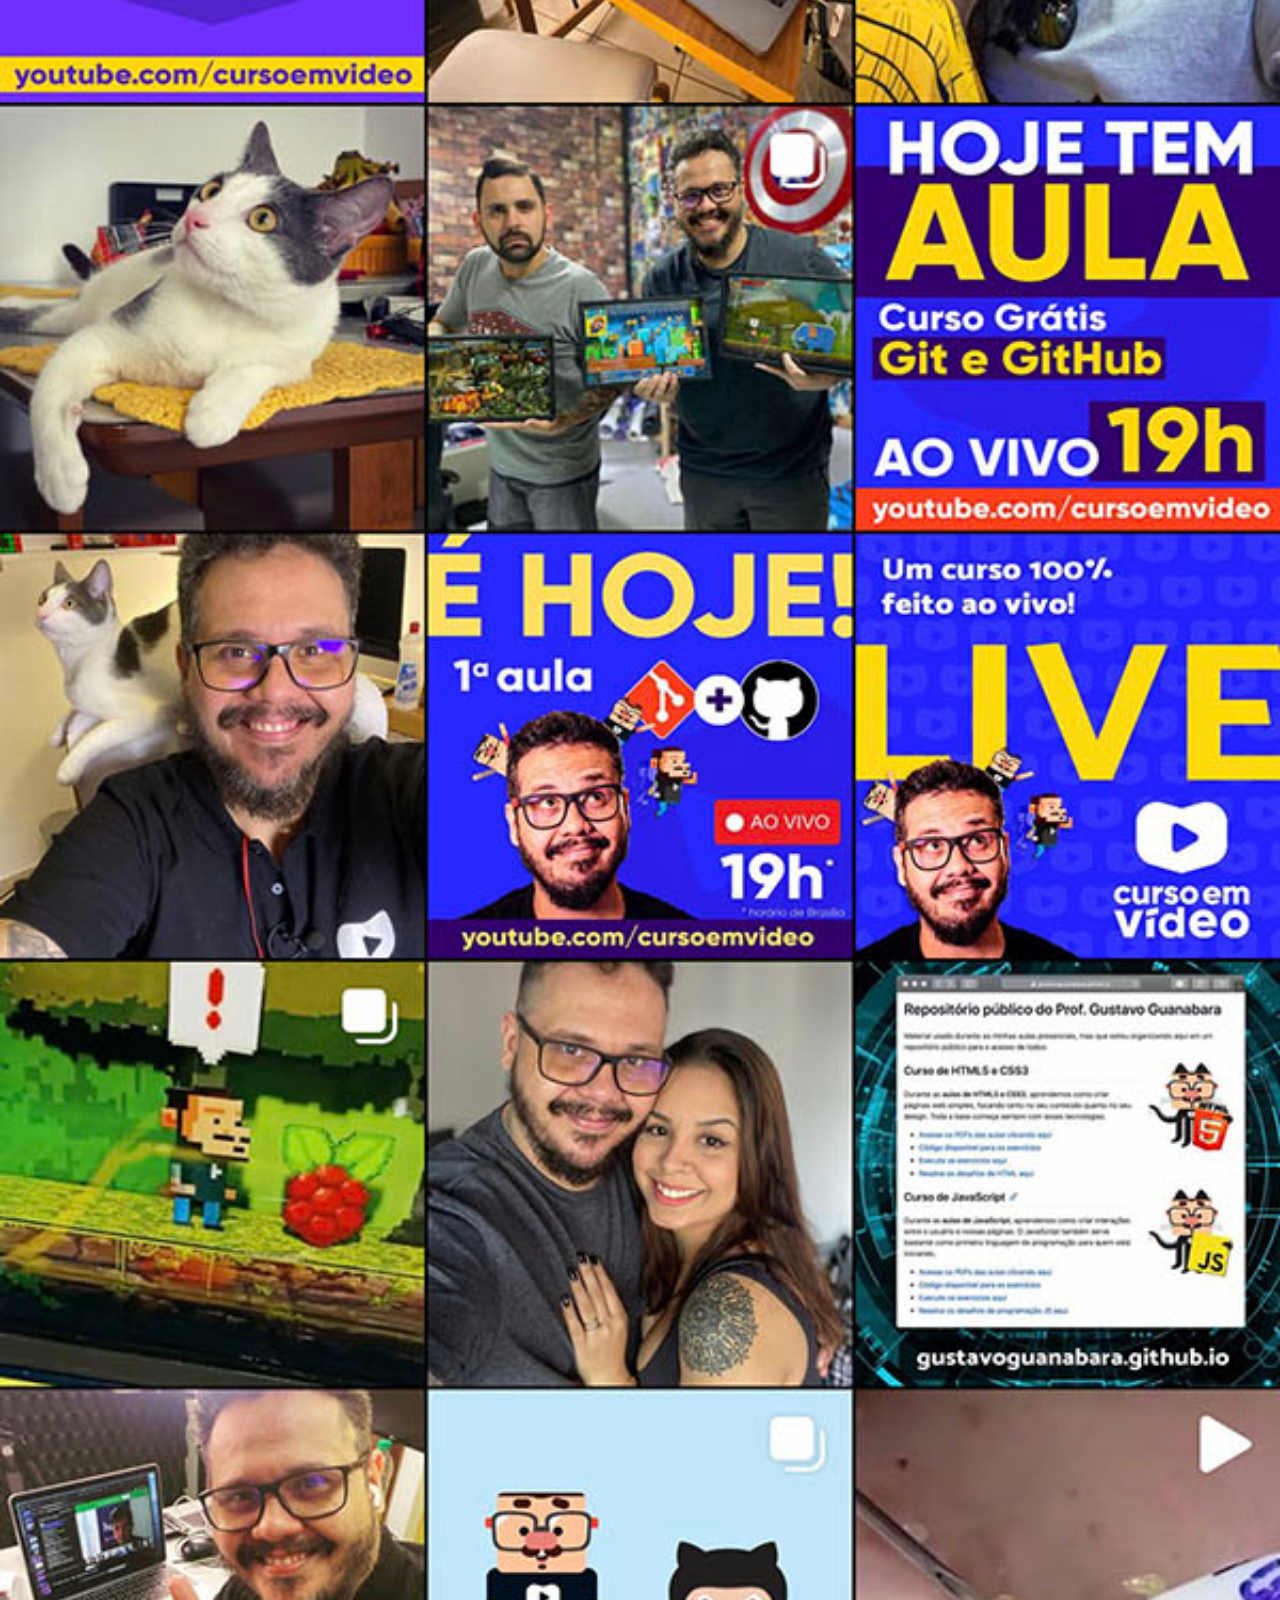
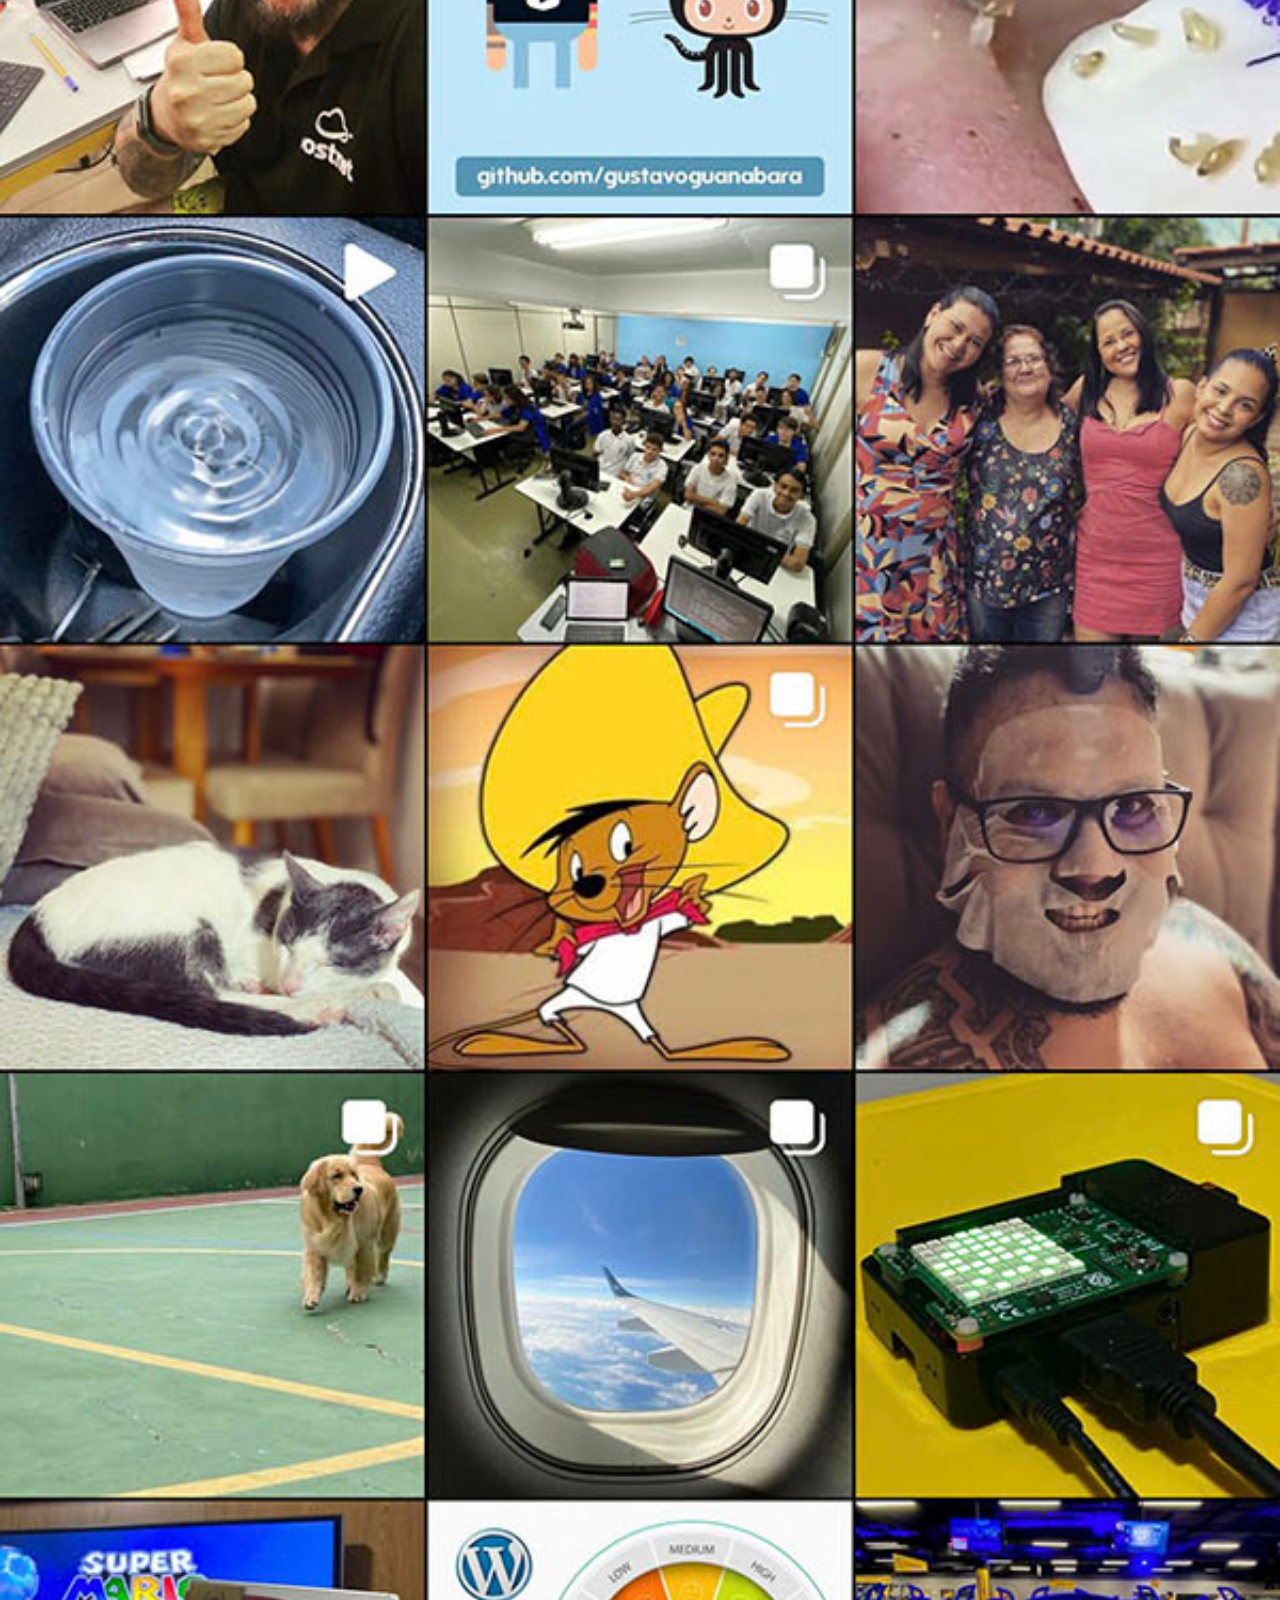
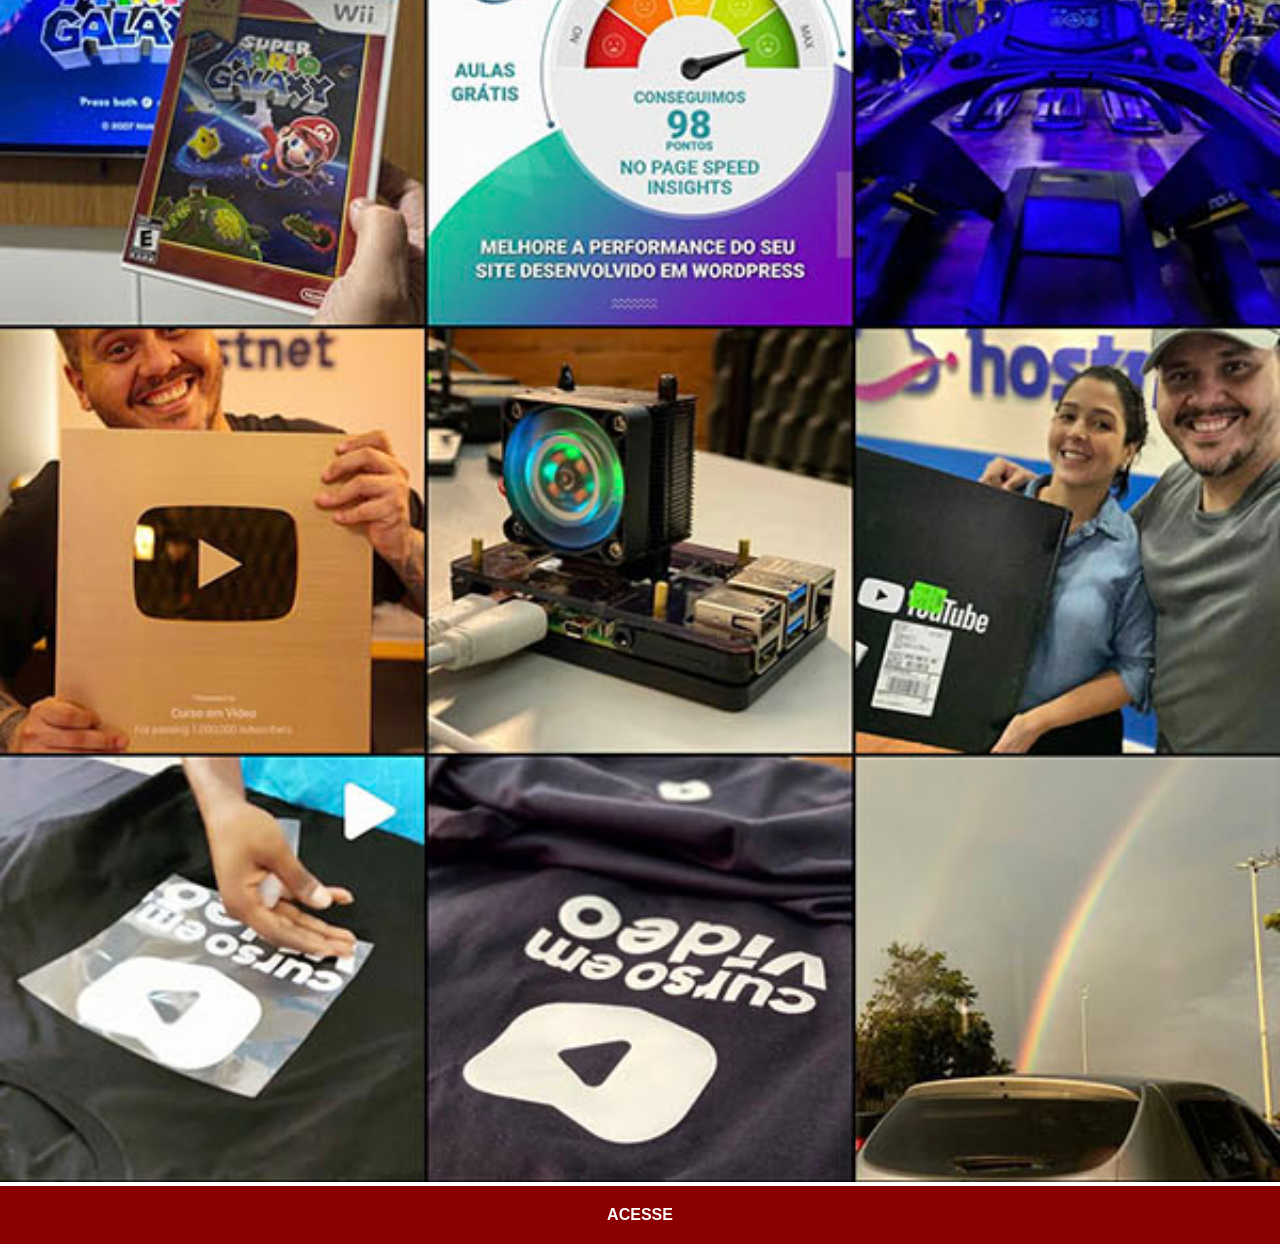
<file: instagram.html>
<!DOCTYPE html>
<html lang="pt-br">
<head>
    <meta charset="UTF-8">
    <meta name="viewport" content="width=device-width, initial-scale=1.0">
    <title>Instagram</title>
    <link rel="stylesheet" href="estilos/social.css">
</head>
<body>
    <img src="imagens/tela-instagram.jpg" alt="Instagram">
    <a href="https://www.instagram.com/gustavoguanabara/" target="_blank">ACESSE</a>
</body>
</html>
</file>
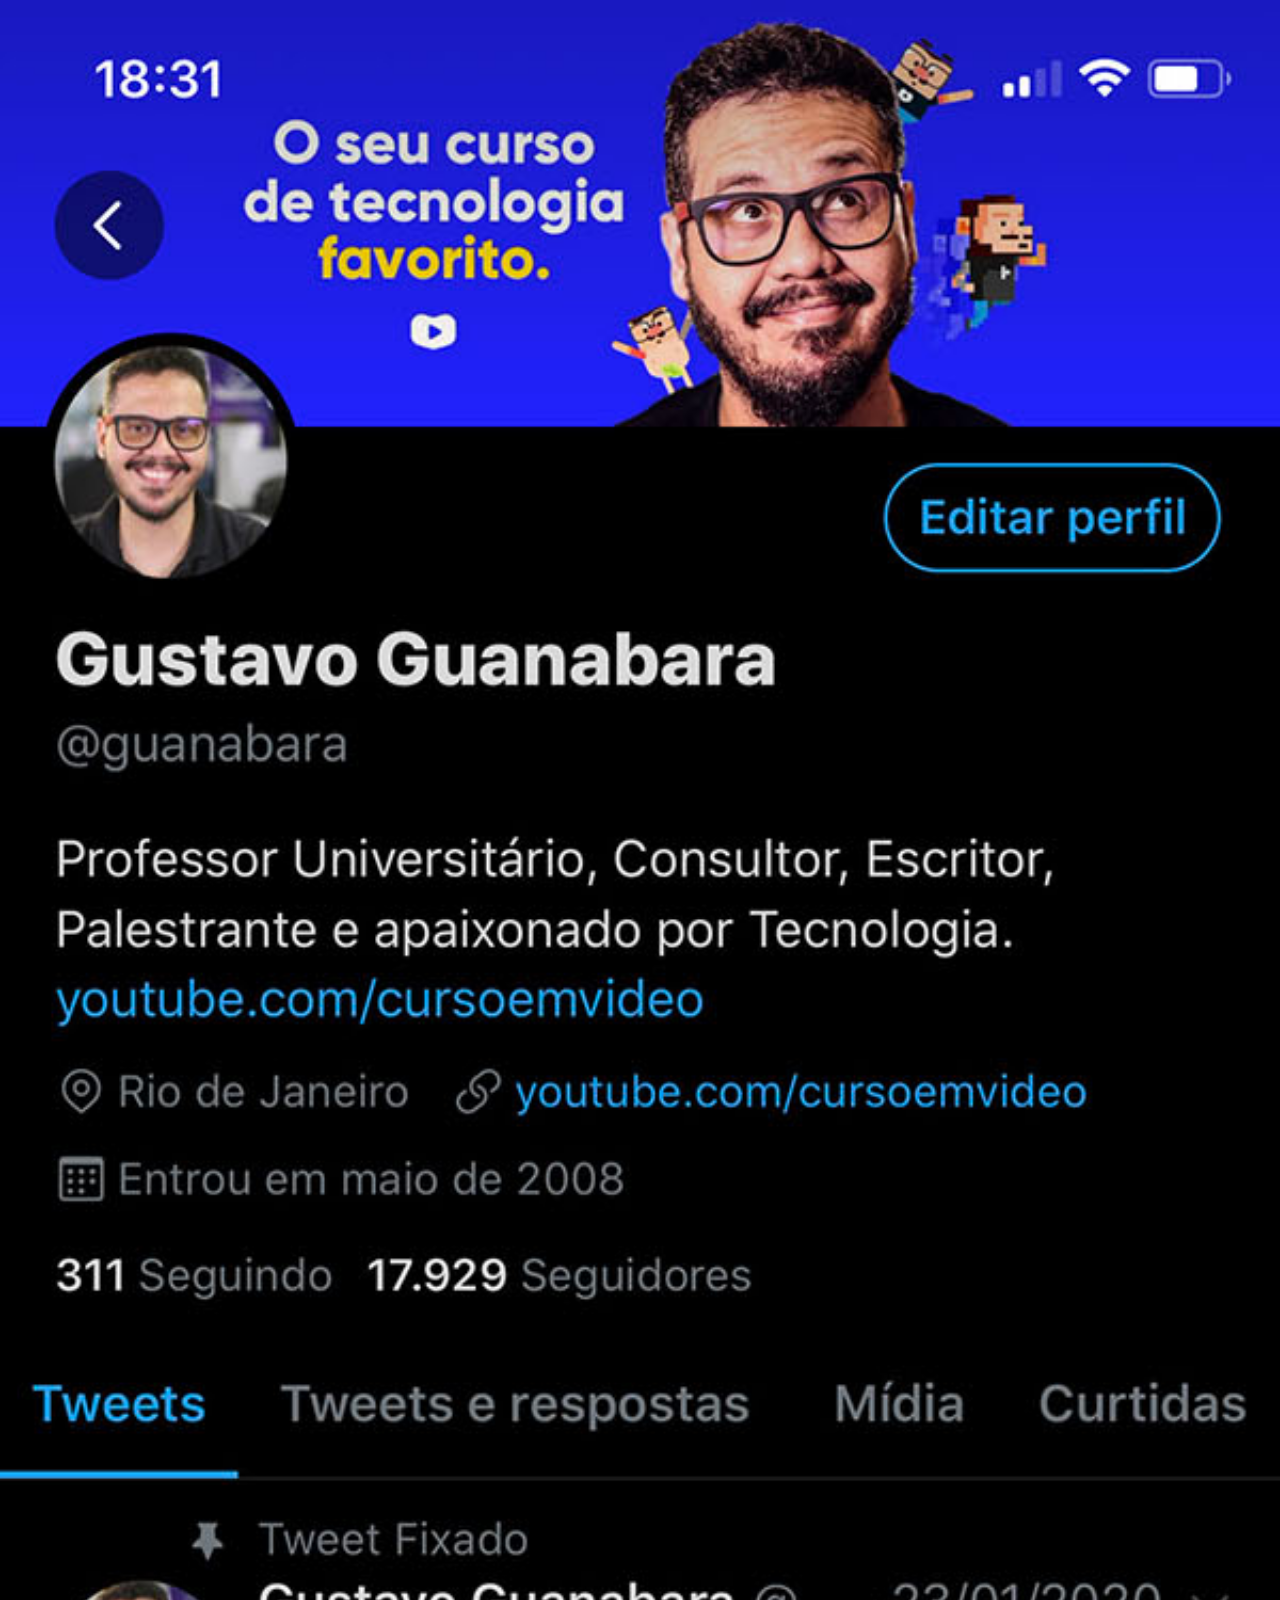
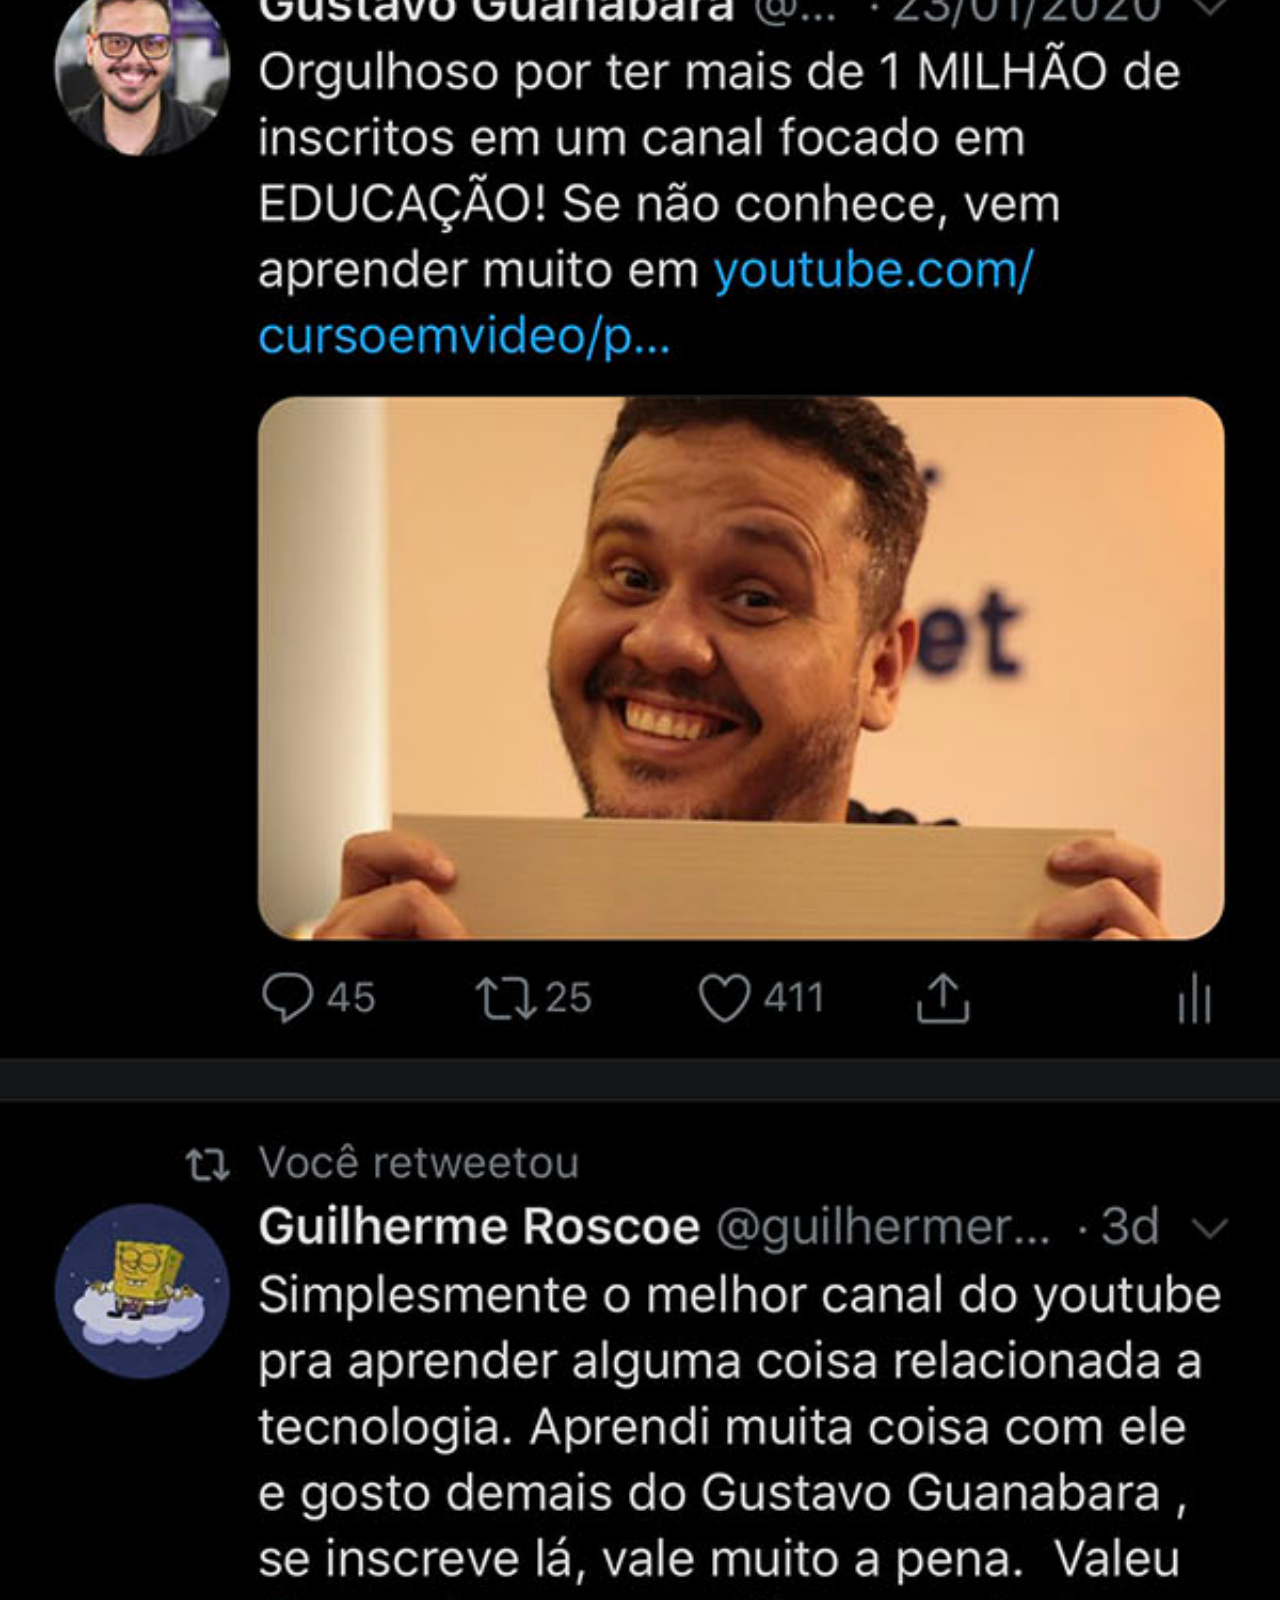
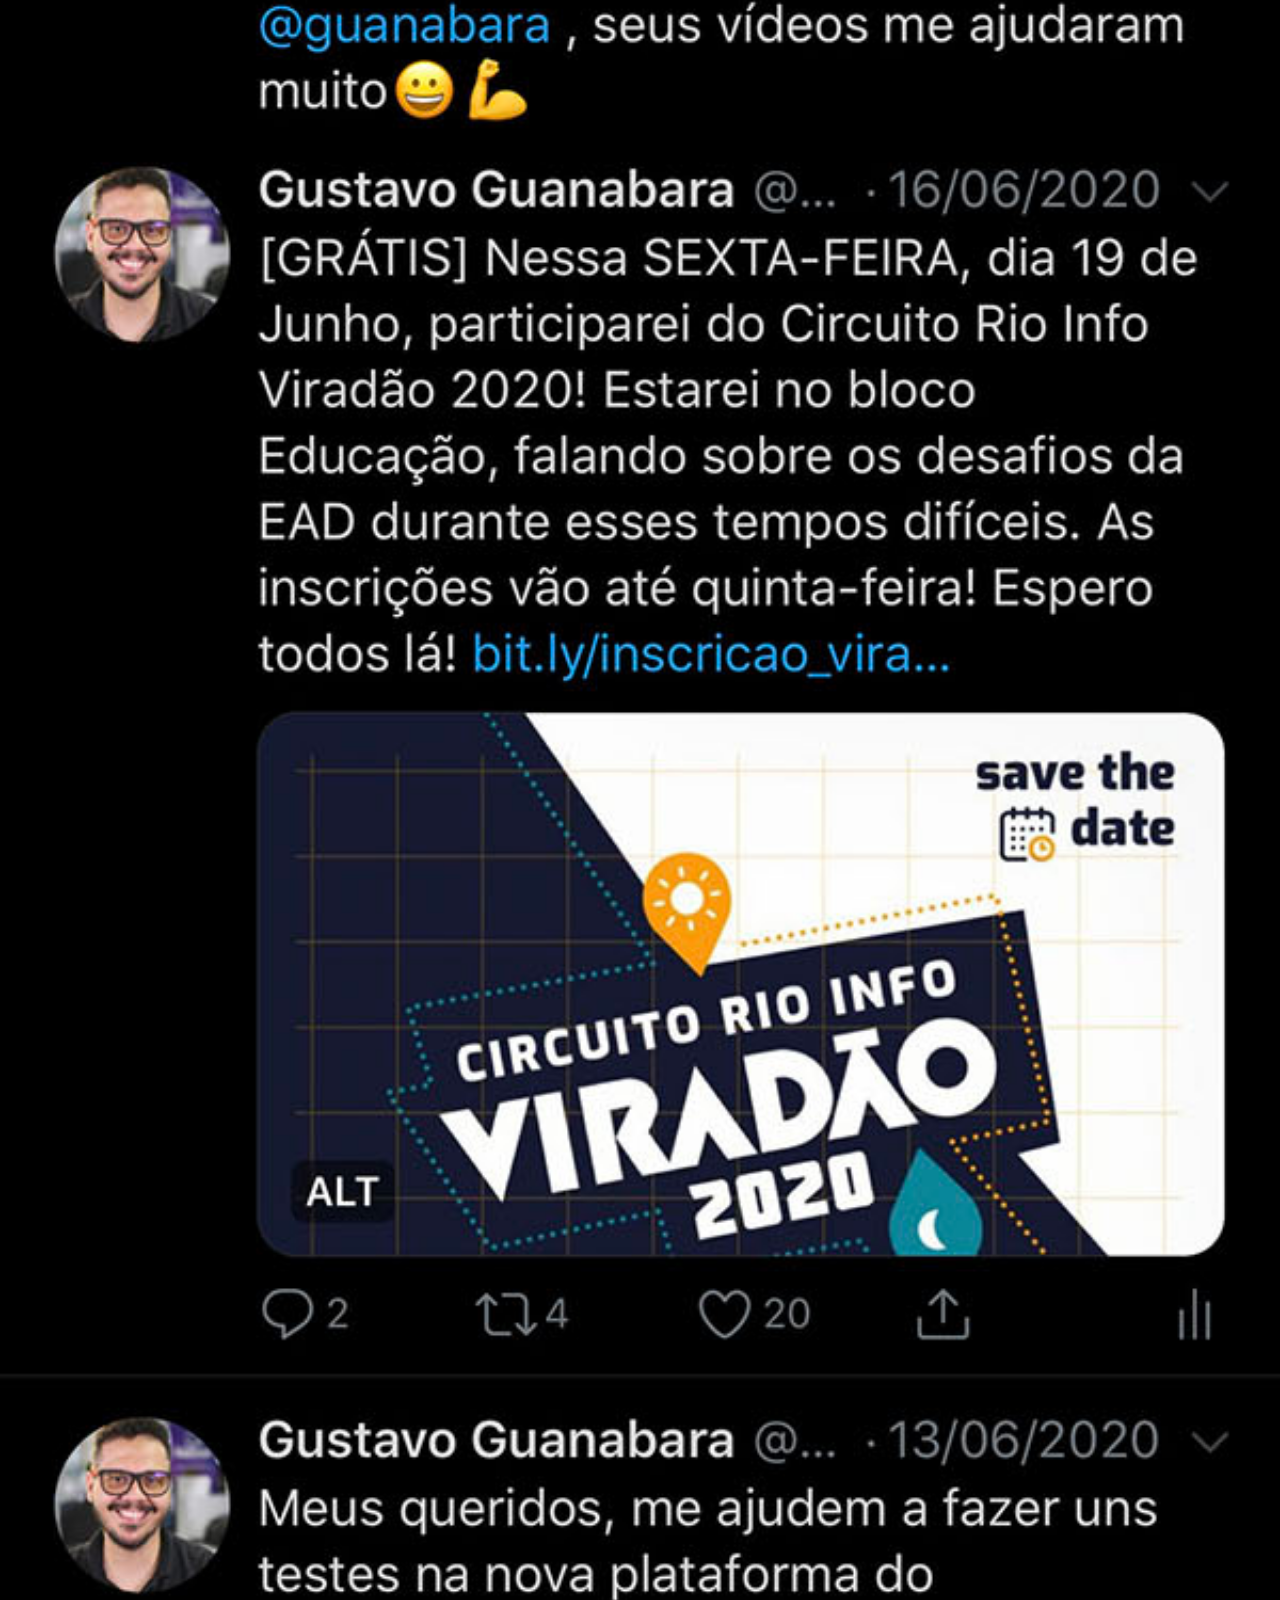
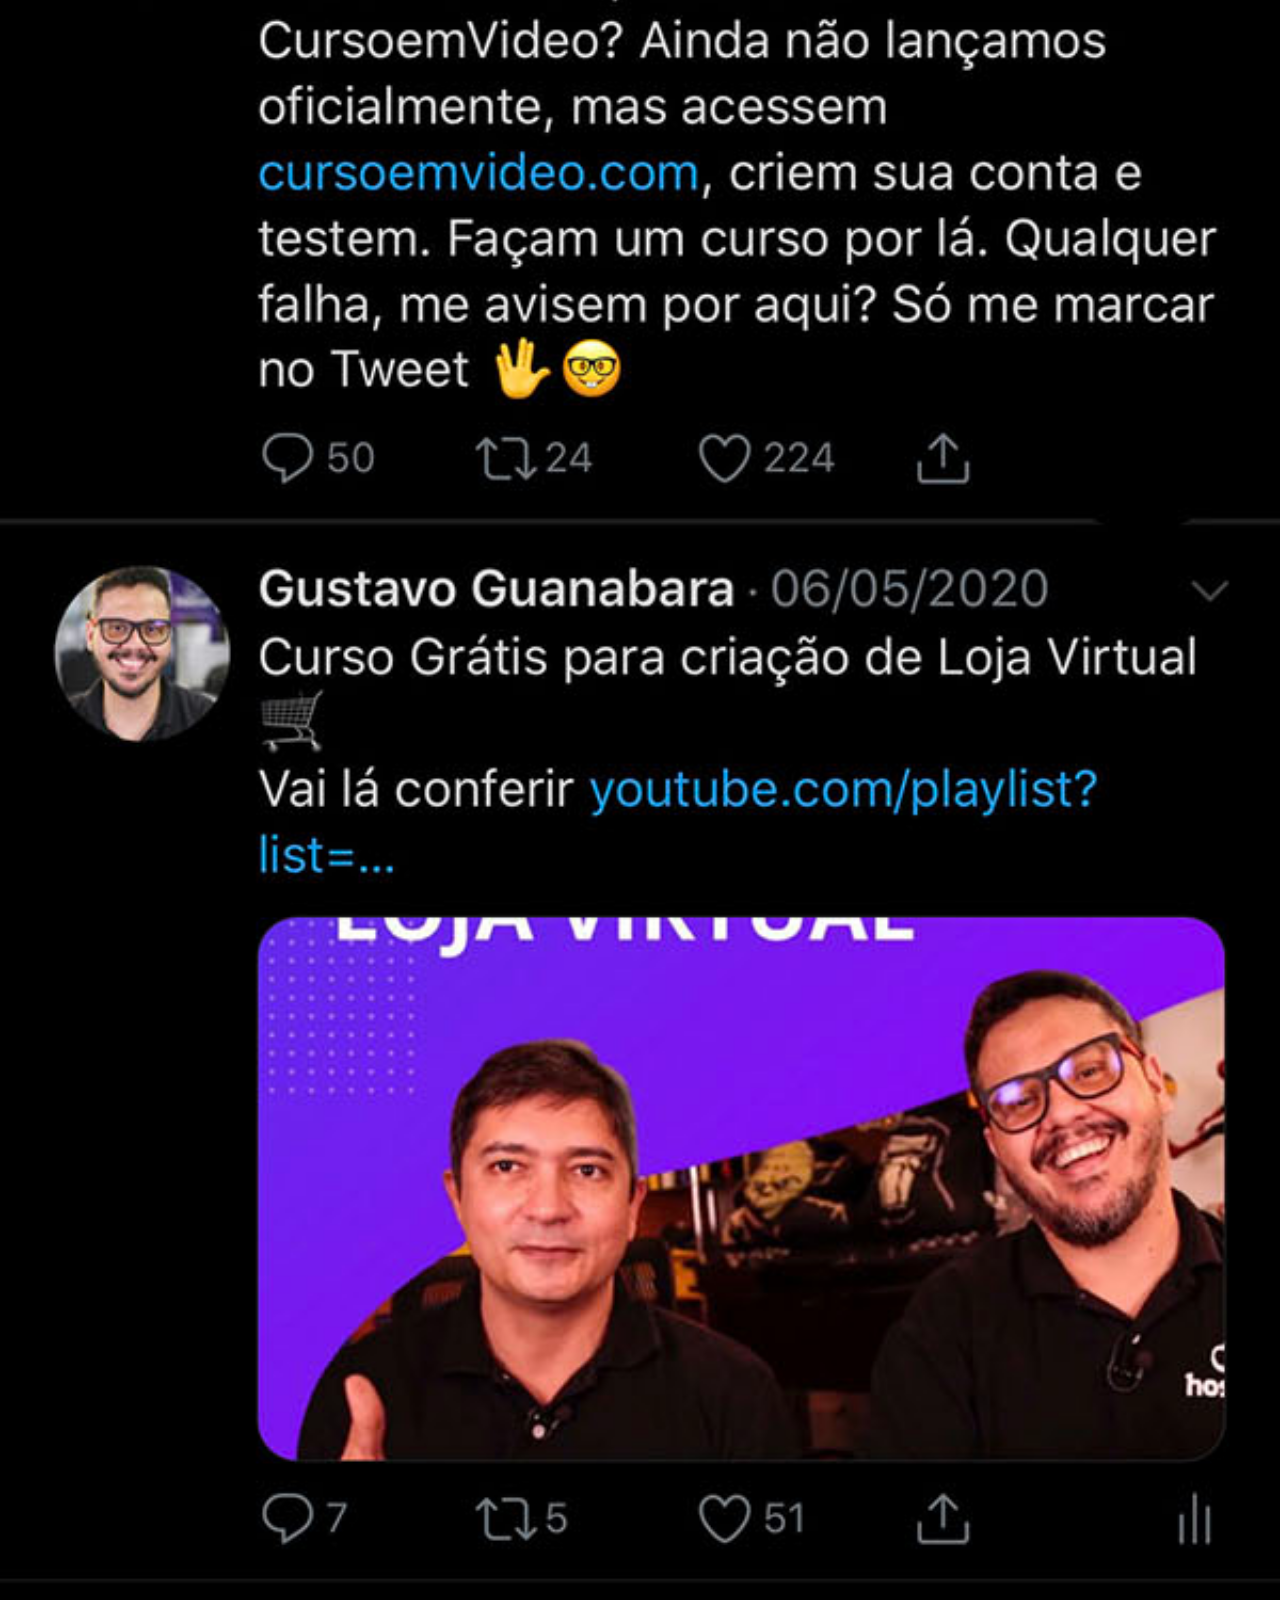
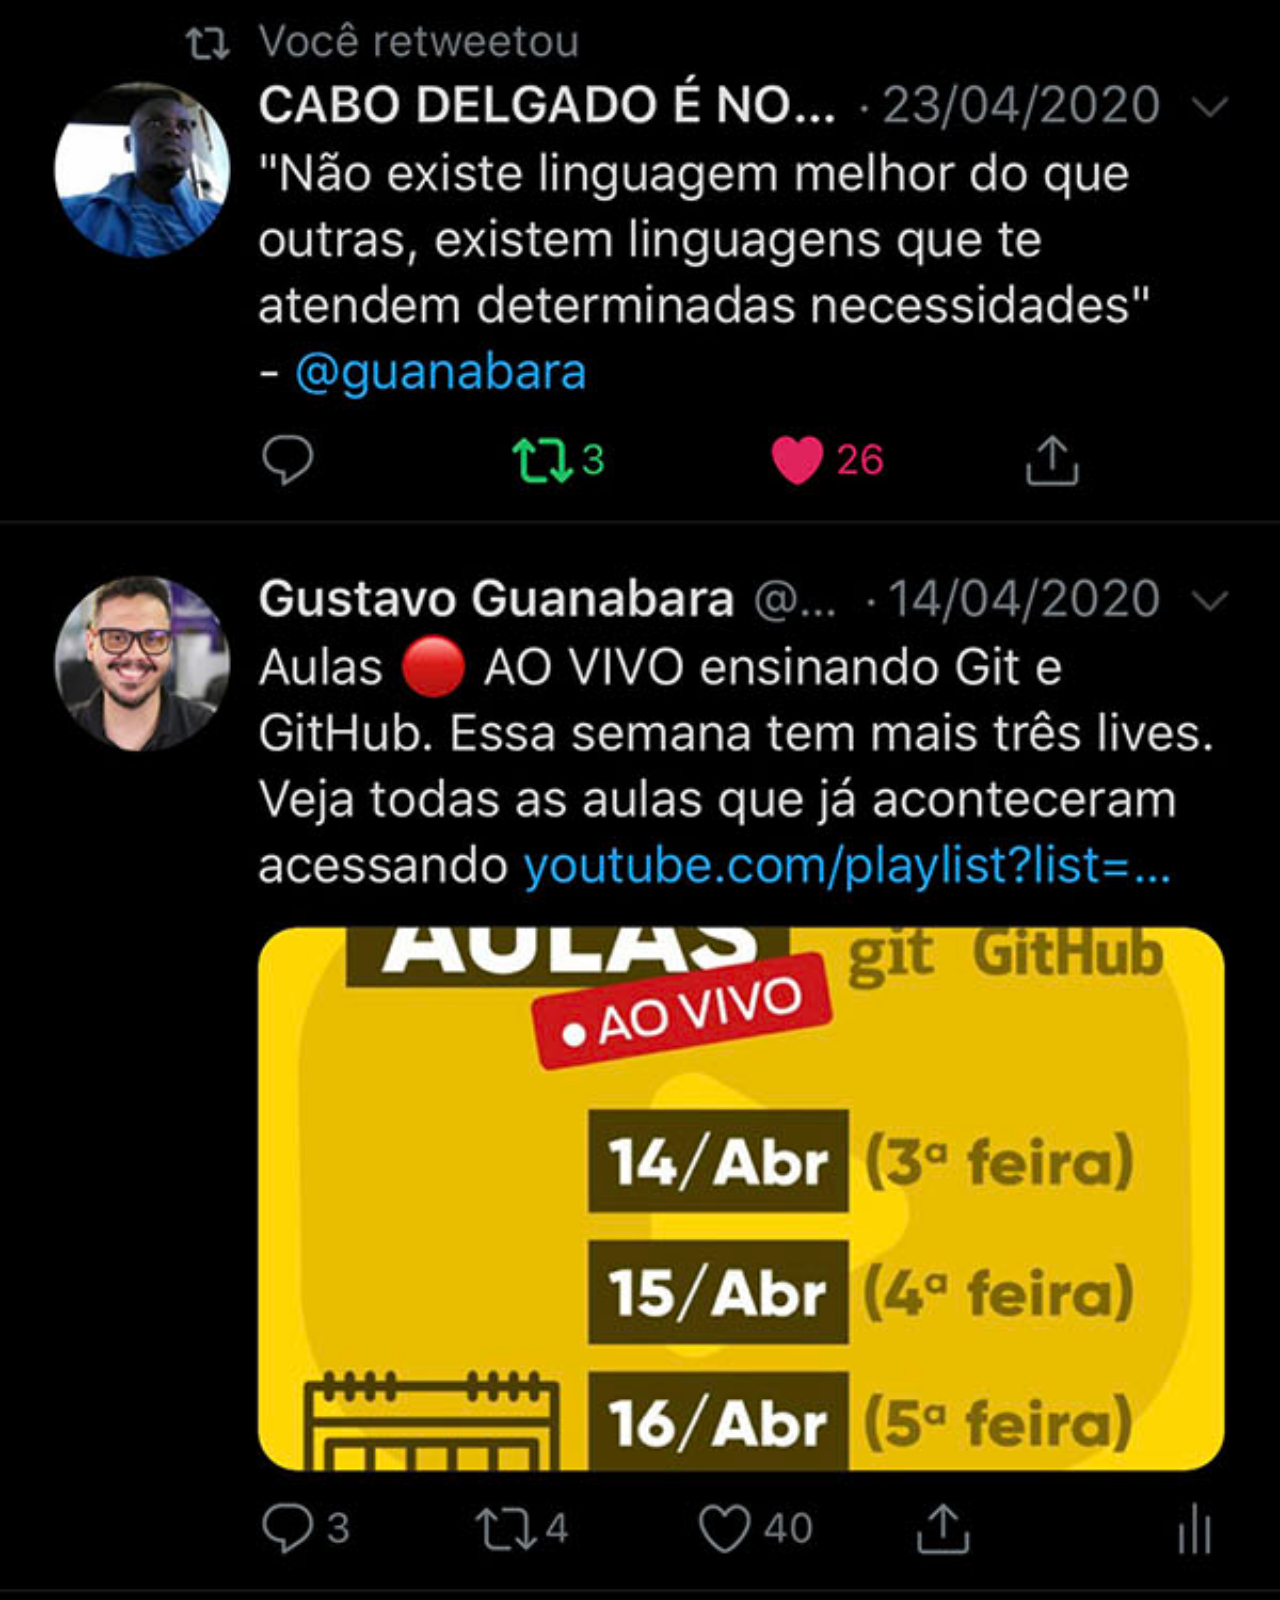
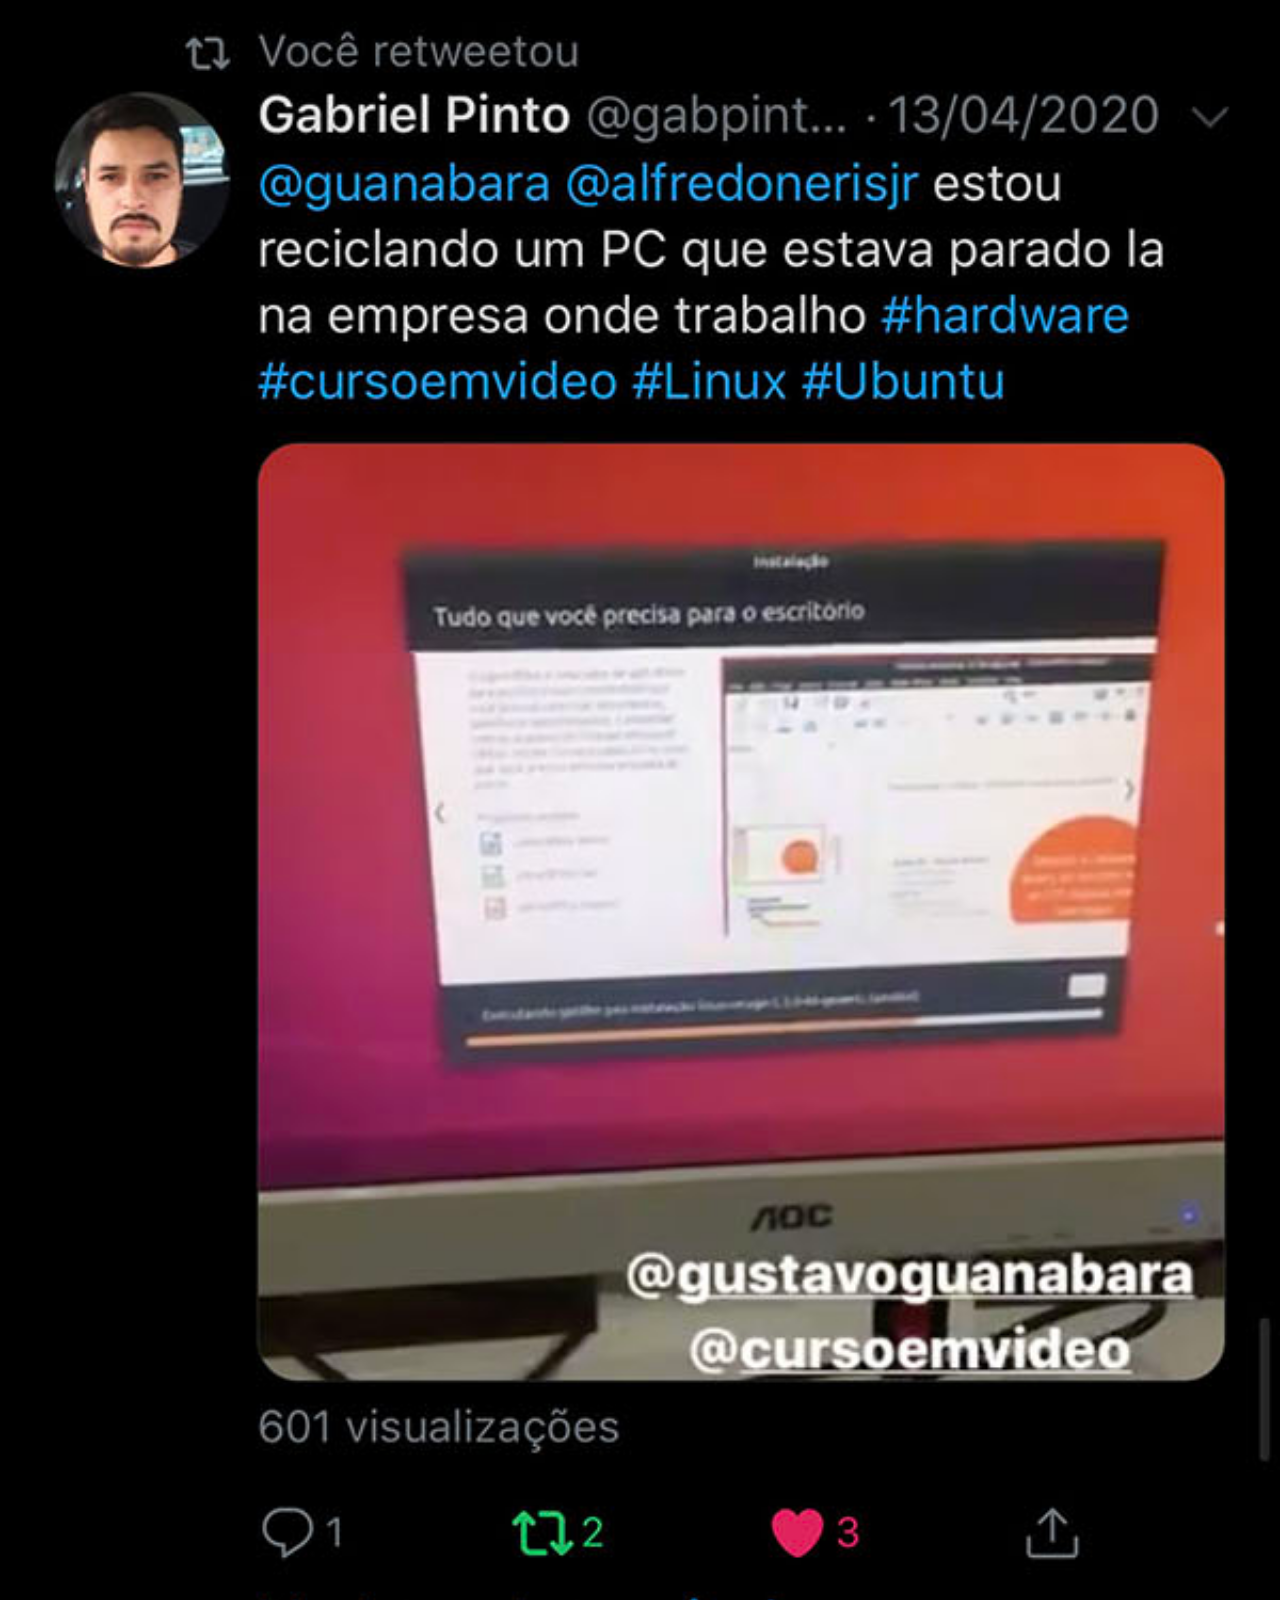
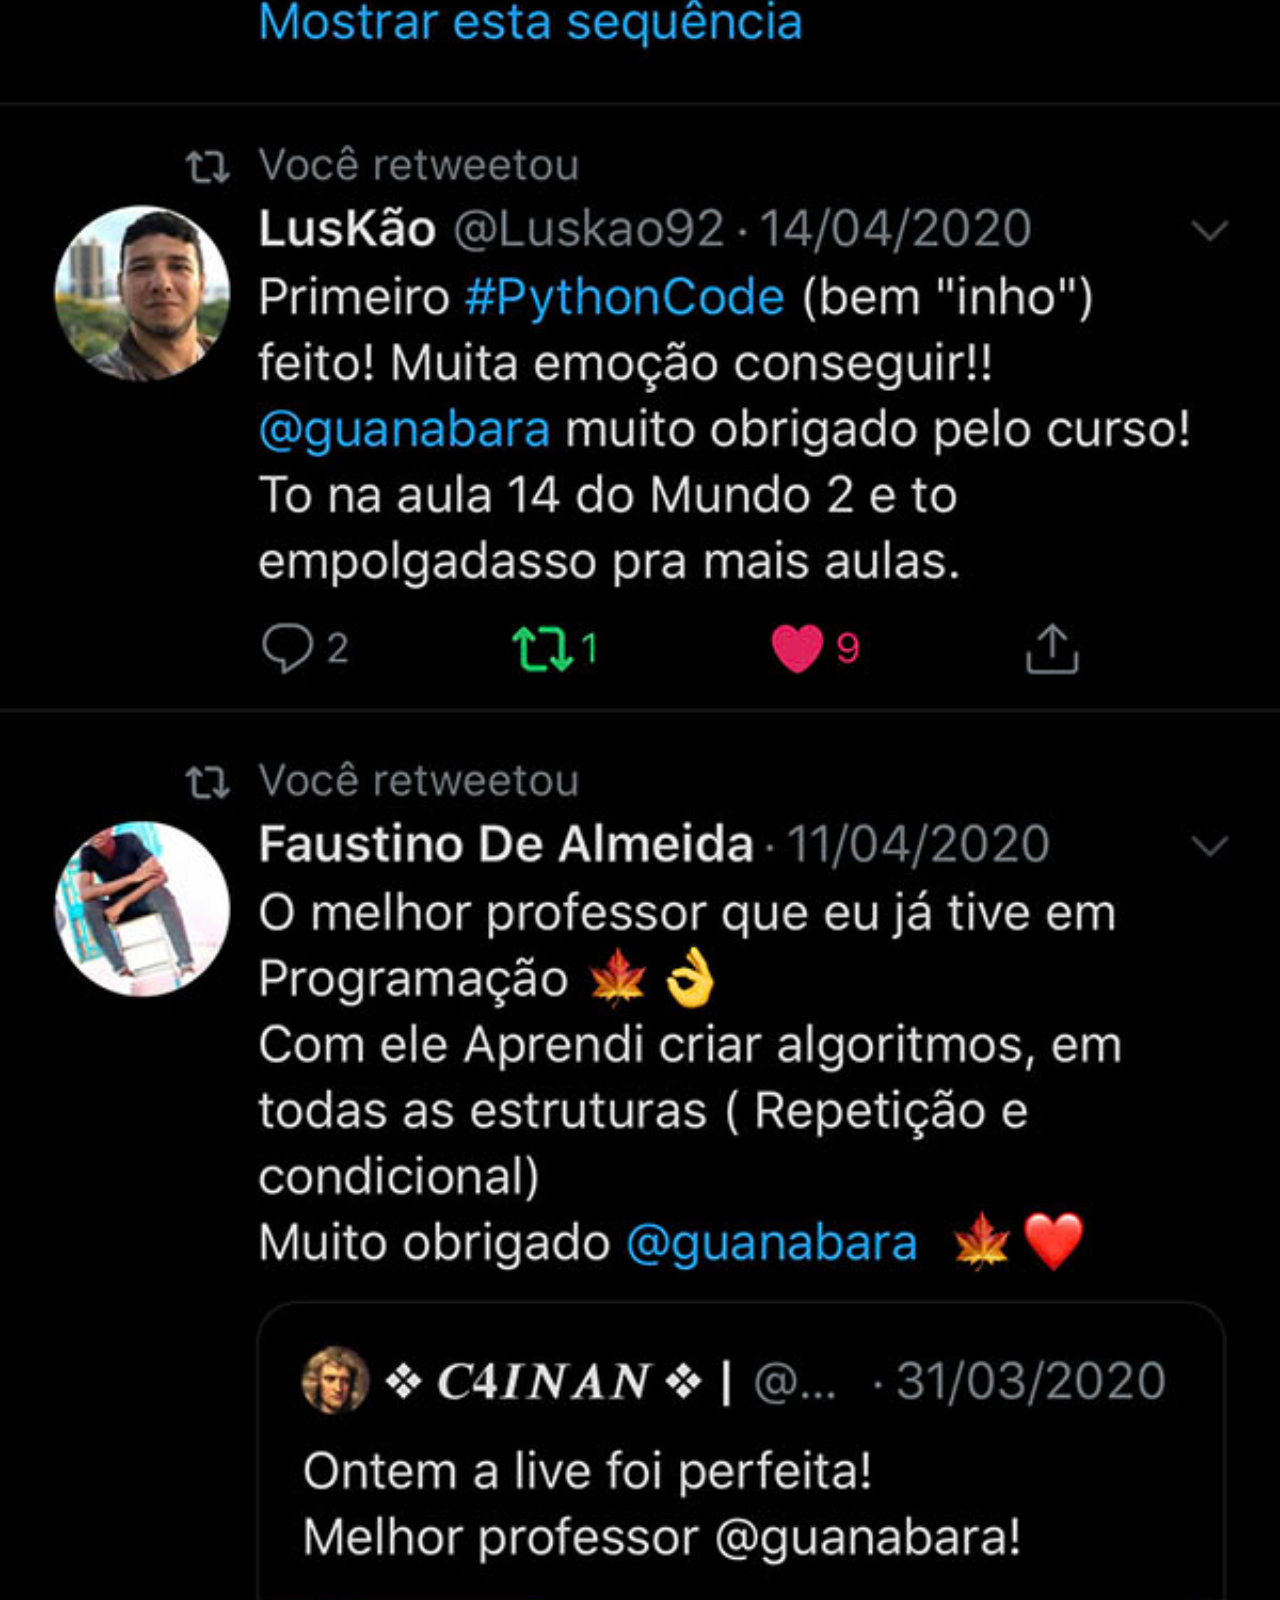
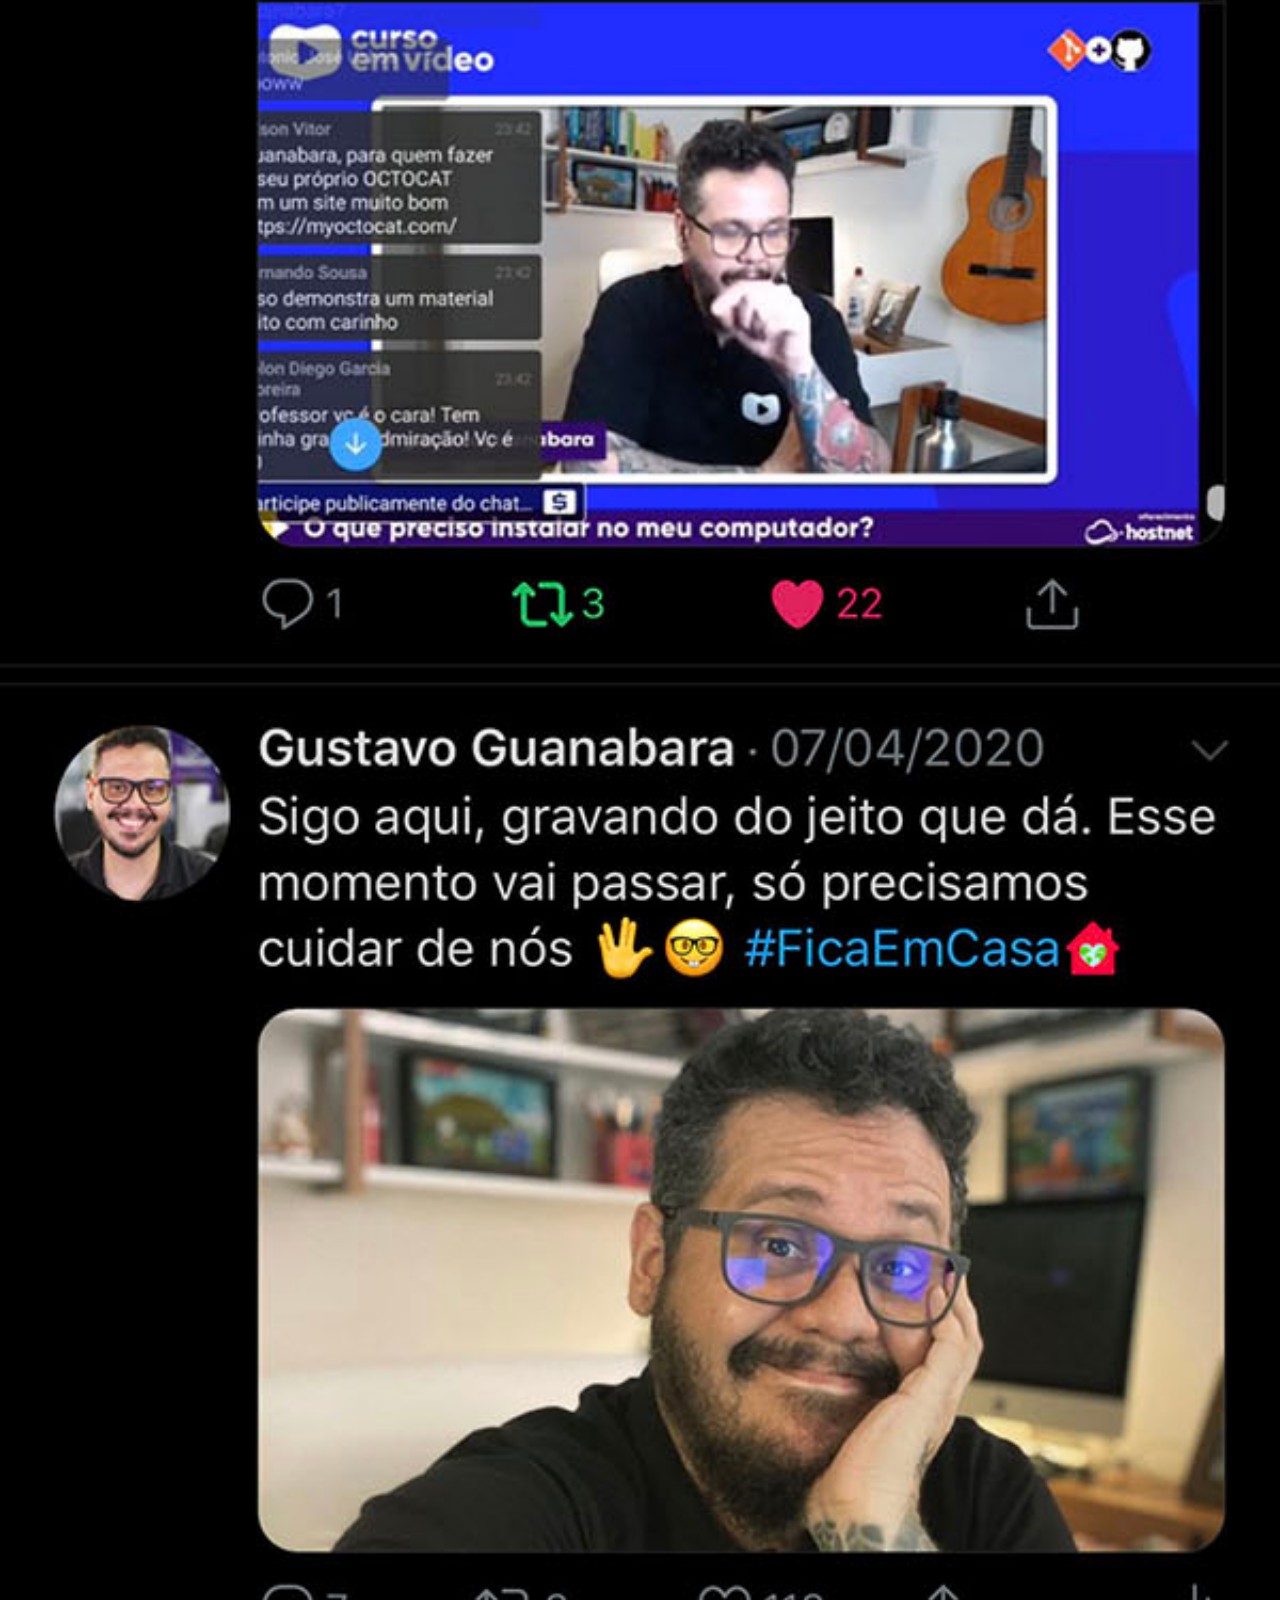
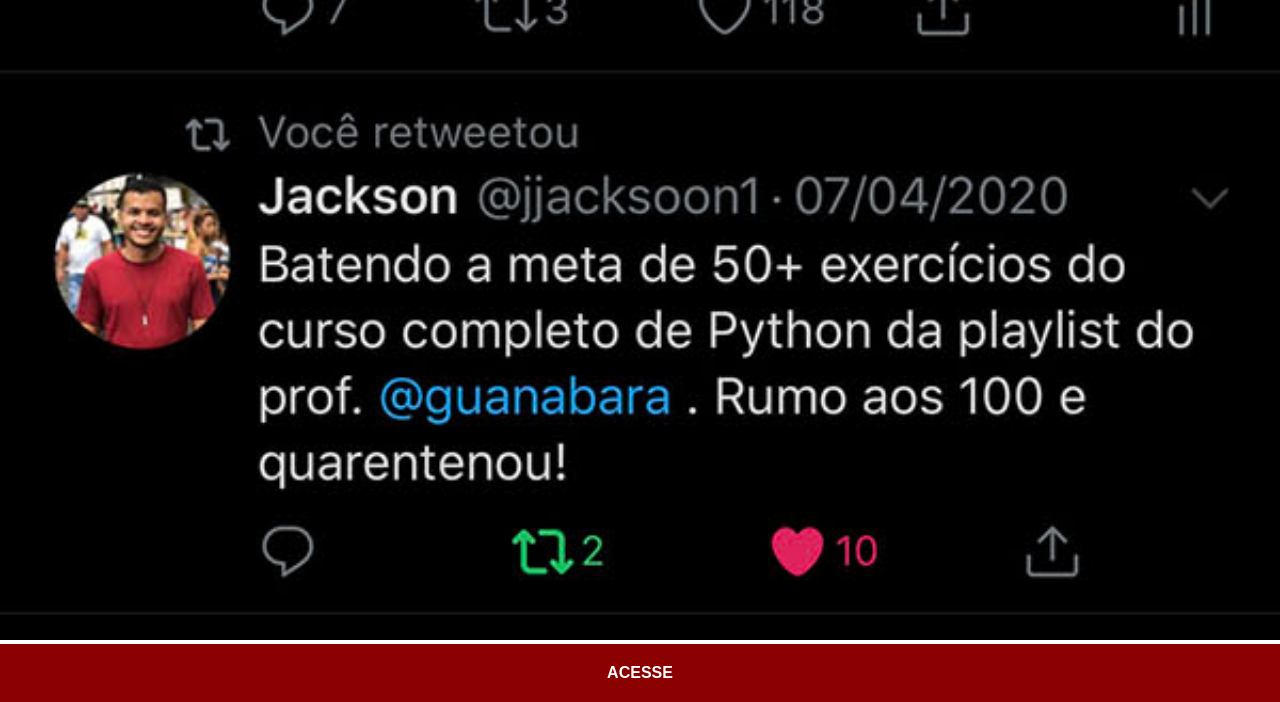
<file: twitter.html>
<!DOCTYPE html>
<html lang="pt-br">
<head>
    <meta charset="UTF-8">
    <meta name="viewport" content="width=device-width, initial-scale=1.0">
    <title>Twitter</title>
    <link rel="stylesheet" href="estilos/social.css">
</head>
<body>
    <img src="imagens/tela-twitter.jpg" alt="Twitter">
    <a href="https://x.com/guanabara" target="_blank">ACESSE</a>
</body>
</html>
</file>
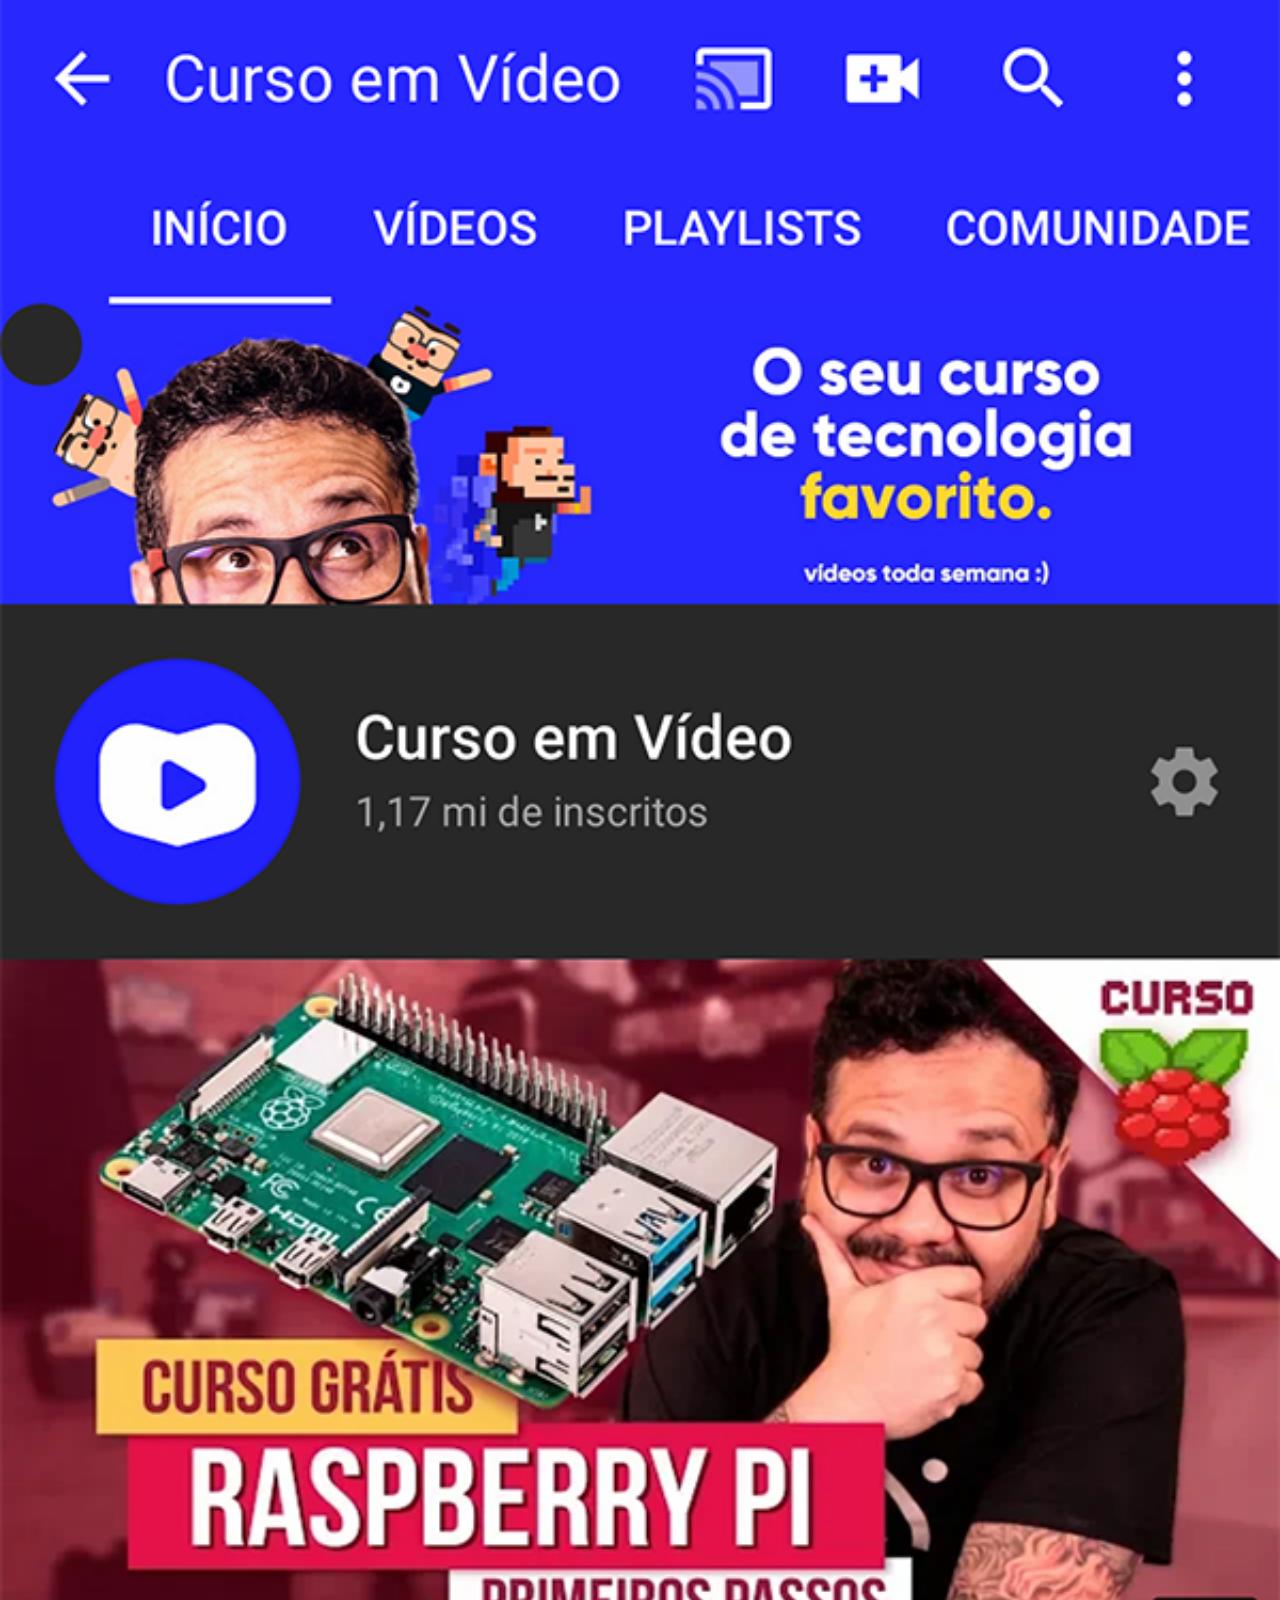
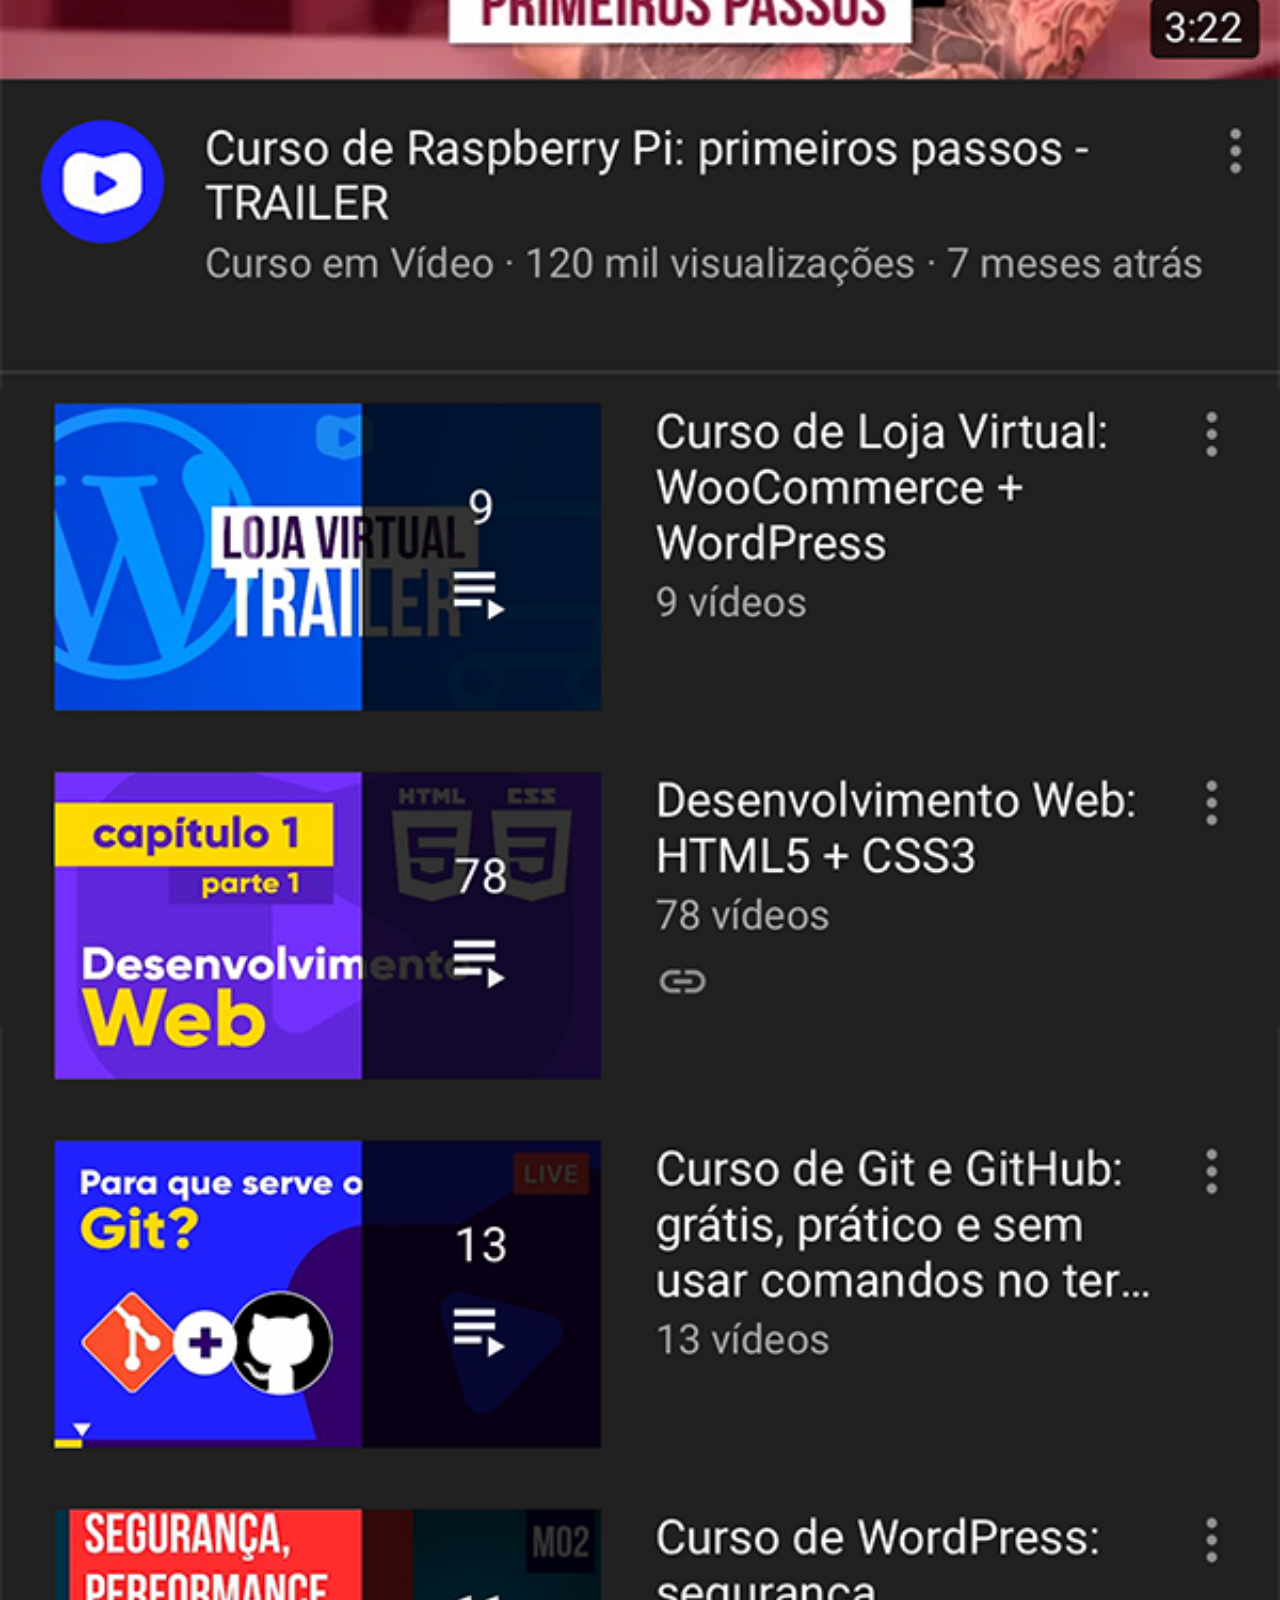
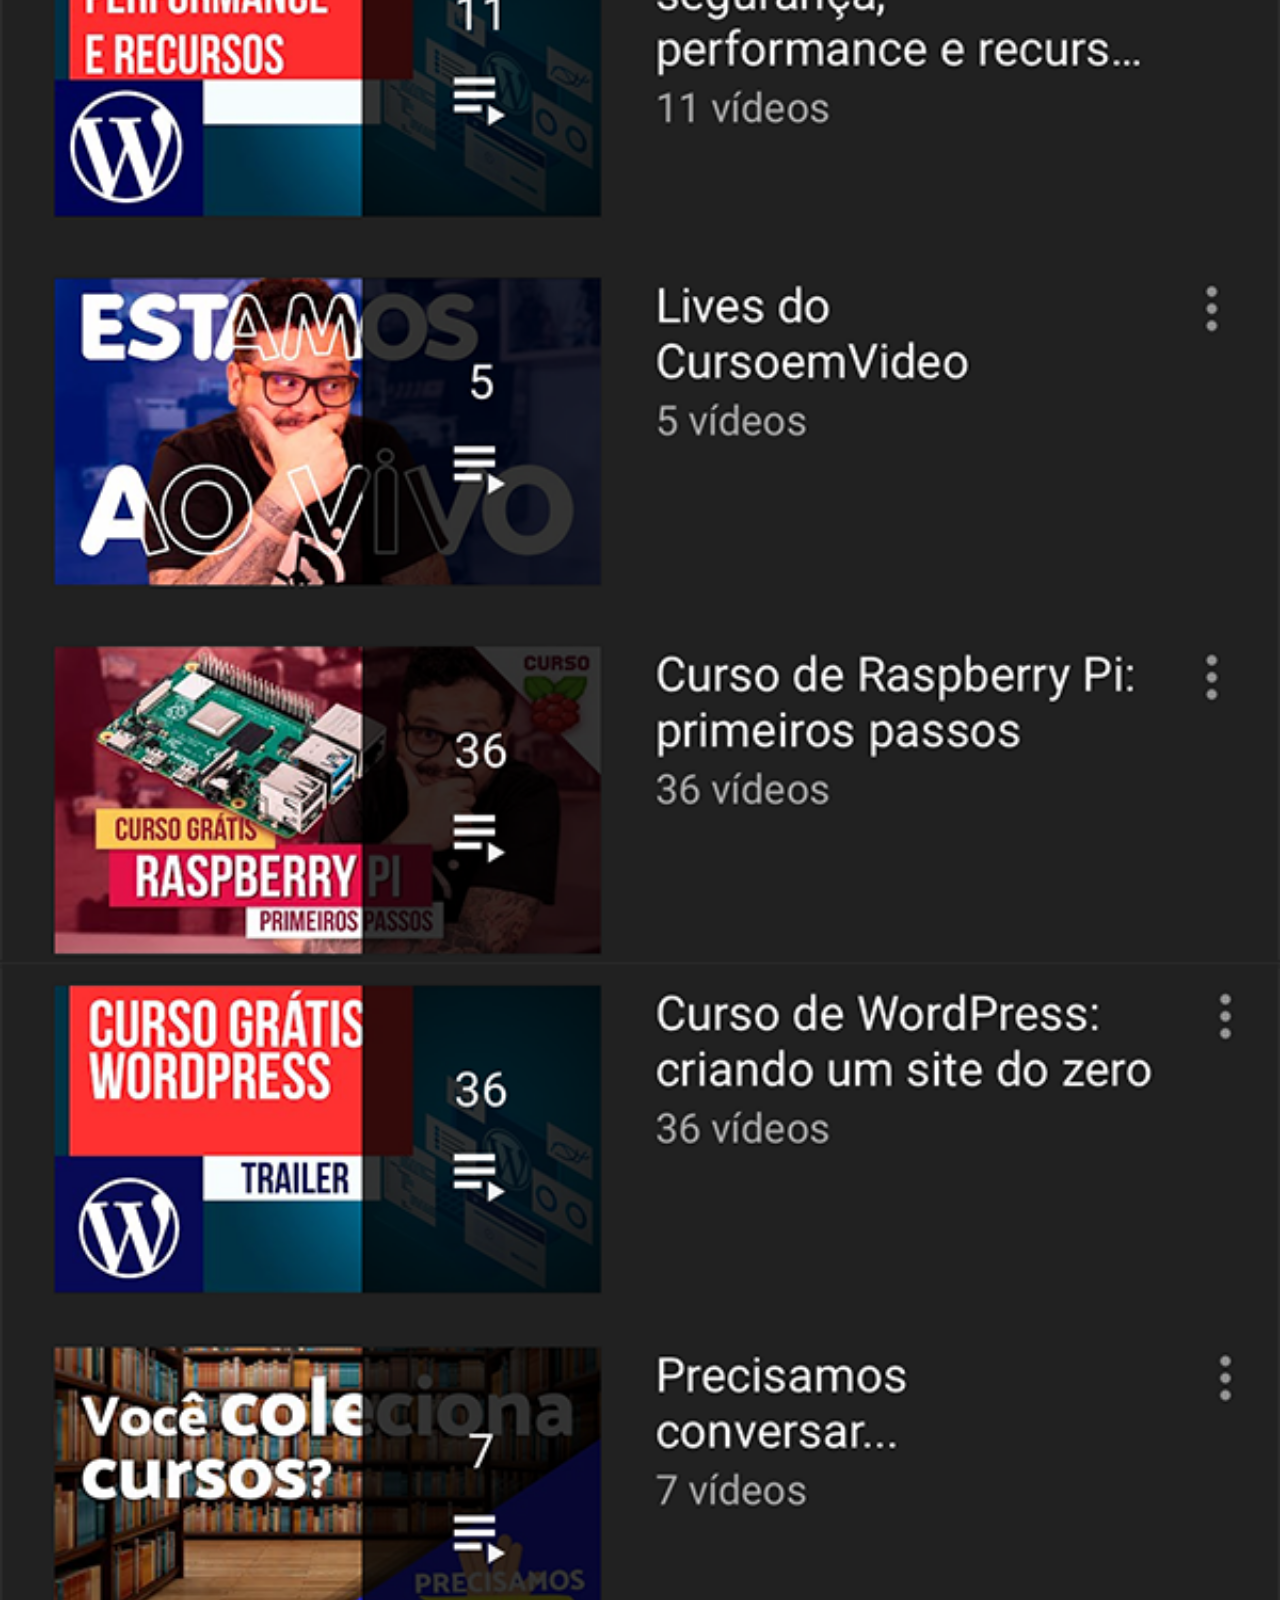
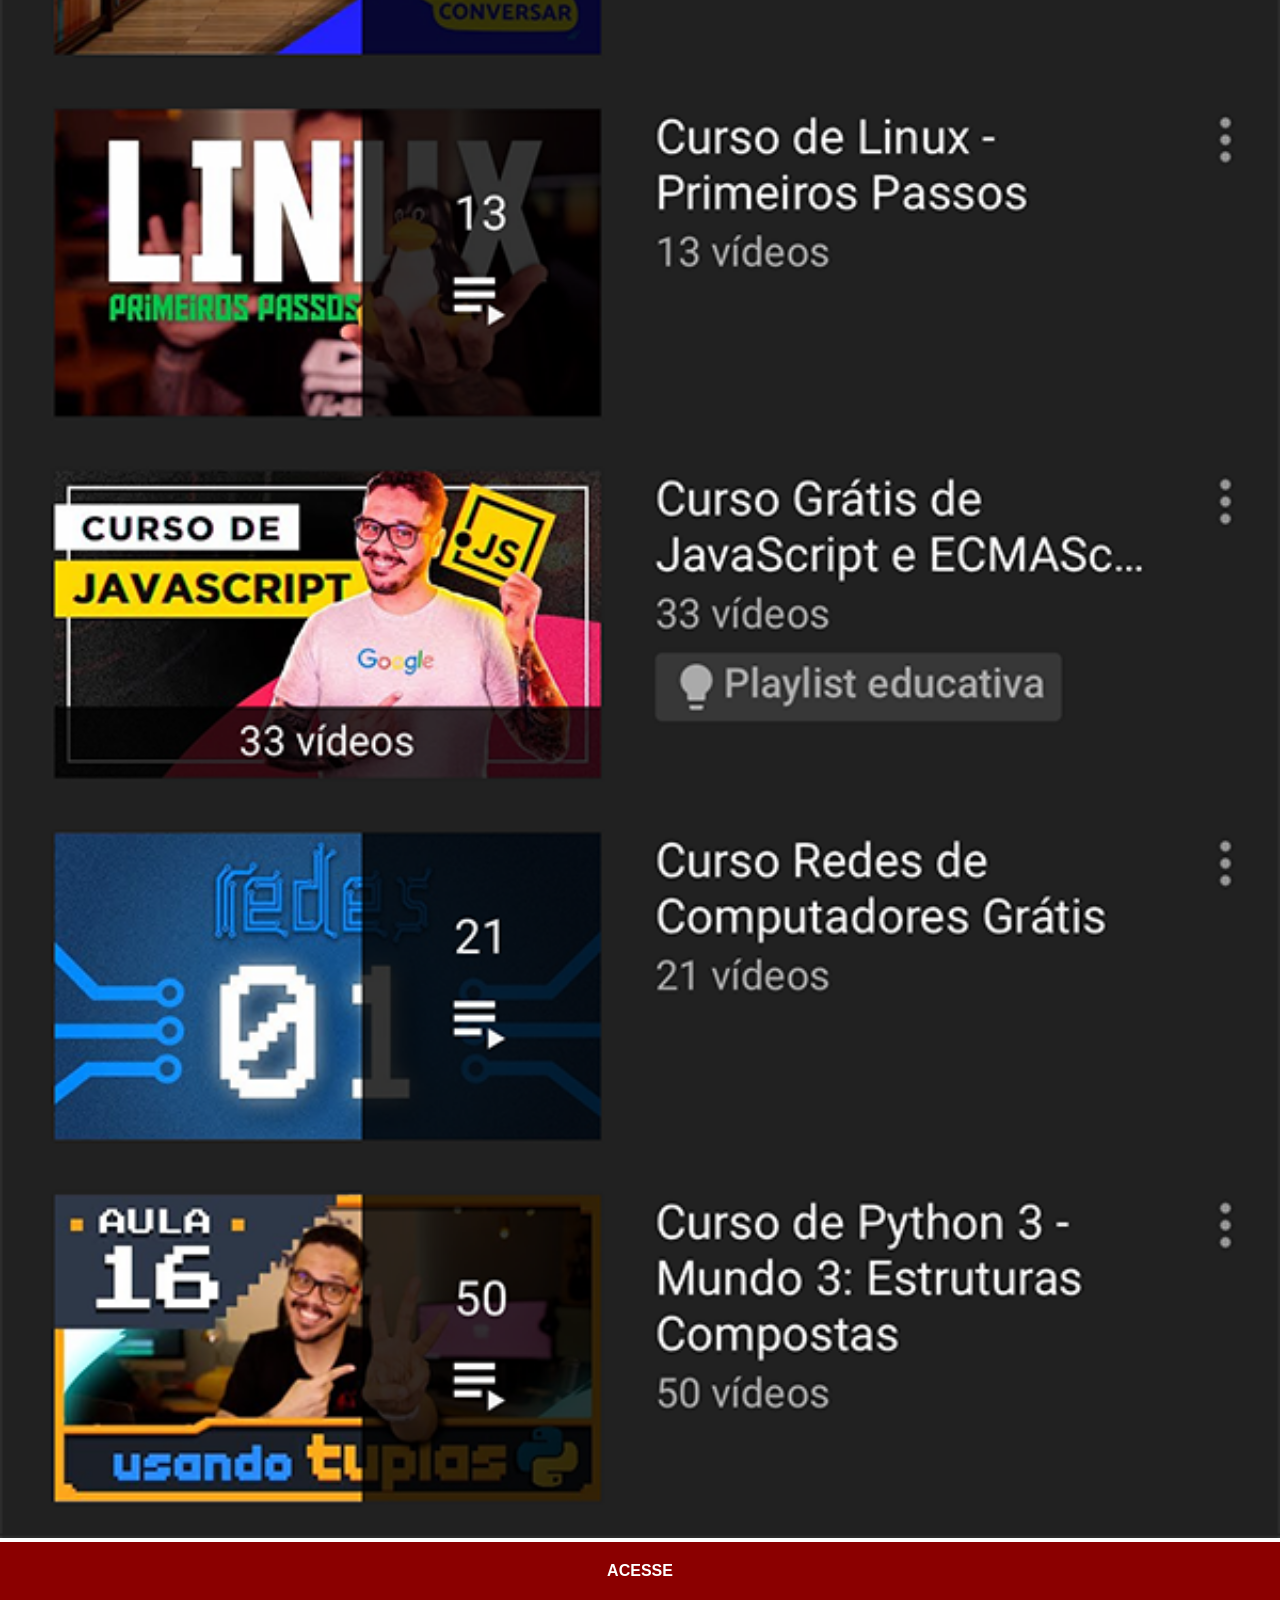
<file: youtube.html>
<!DOCTYPE html>
<html lang="pt-br">
<head>
    <meta charset="UTF-8">
    <meta name="viewport" content="width=device-width, initial-scale=1.0">
    <title>Youtube</title>
    <style>
        * {
            margin: 0px;
            padding: 0px;
            font-family: Arial, Helvetica, sans-serif;
        }

        ::-webkit-scrollbar {
            width: 0px;
            height: 0px;
        }

        img {
            width: 100vw;
        }

        a {
            display: block;
            background-color: darkred;
            color: white;
            padding: 20px;
            text-align: center;
            font-weight: bolder;
            text-decoration: none;
        }
    </style>
</head>
<body>
    <img src="imagens/tela-youtube.png" alt="Youtube">
    <a href="https://www.youtube.com/@cursoemvideo/playlists" target="_blank">ACESSE</a>
</body>
</html>
</file>
<file: estilos/style.css>
@charset "UTF-8";

* {
    margin: 0px;
    padding: 0px;
    font-family: Arial, Helvetica, sans-serif;
}

html, body {
    height: 100vh;
    width: 100vw;
    background-color: black;
}

body {
    background: url(../imagens/fundo-madeira.jpg) no-repeat top center;
    background-size: cover;
    background-attachment: fixed;
}

main {
    position: relative;
    height: 100vh;
}

section#telefone {
    position: absolute;
    top: 50%;
    left: 50%;
    transform: translate(-50%, -50%);

    height: 627px;
    width: 311px;
    background: url(../imagens/frame-iphone.png) no-repeat ;
}

iframe#tela {
    position: relative;
    top: 80px;
    left: 22px;
    width: 267px;
    height: 471px;
}

section#redes-sociais {
    text-align: right;
}

section#redes-sociais img {
    width: 50px;
    margin: 10px;
    border-radius: 50%;
    box-shadow: 2px 2px 5px rgba(0, 0, 0, 0.400);
    box-sizing: border-box;
}

section#redes-sociais img:hover {
    border: 2px solid rgba(255, 255, 255, 0.637);
    transform: translate(-3px, -3px);
    box-shadow: 5px 5px 10px rgba(0, 0, 0, 0.400);
    transition: transform 0.25s;
}
</file>
<file: estilos/social.css>
@charset "UTF-8";

* {
            margin: 0px;
            padding: 0px;
            font-family: Arial, Helvetica, sans-serif;
        }

        ::-webkit-scrollbar {
            width: 0px;
            height: 0px;
        }

        img {
            width: 100vw;
        }

        a {
            display: block;
            background-color: darkred;
            color: white;
            padding: 20px;
            text-align: center;
            font-weight: bolder;
            text-decoration: none;
        }

        a:hover {
            background-color: red;
        }
</file>
